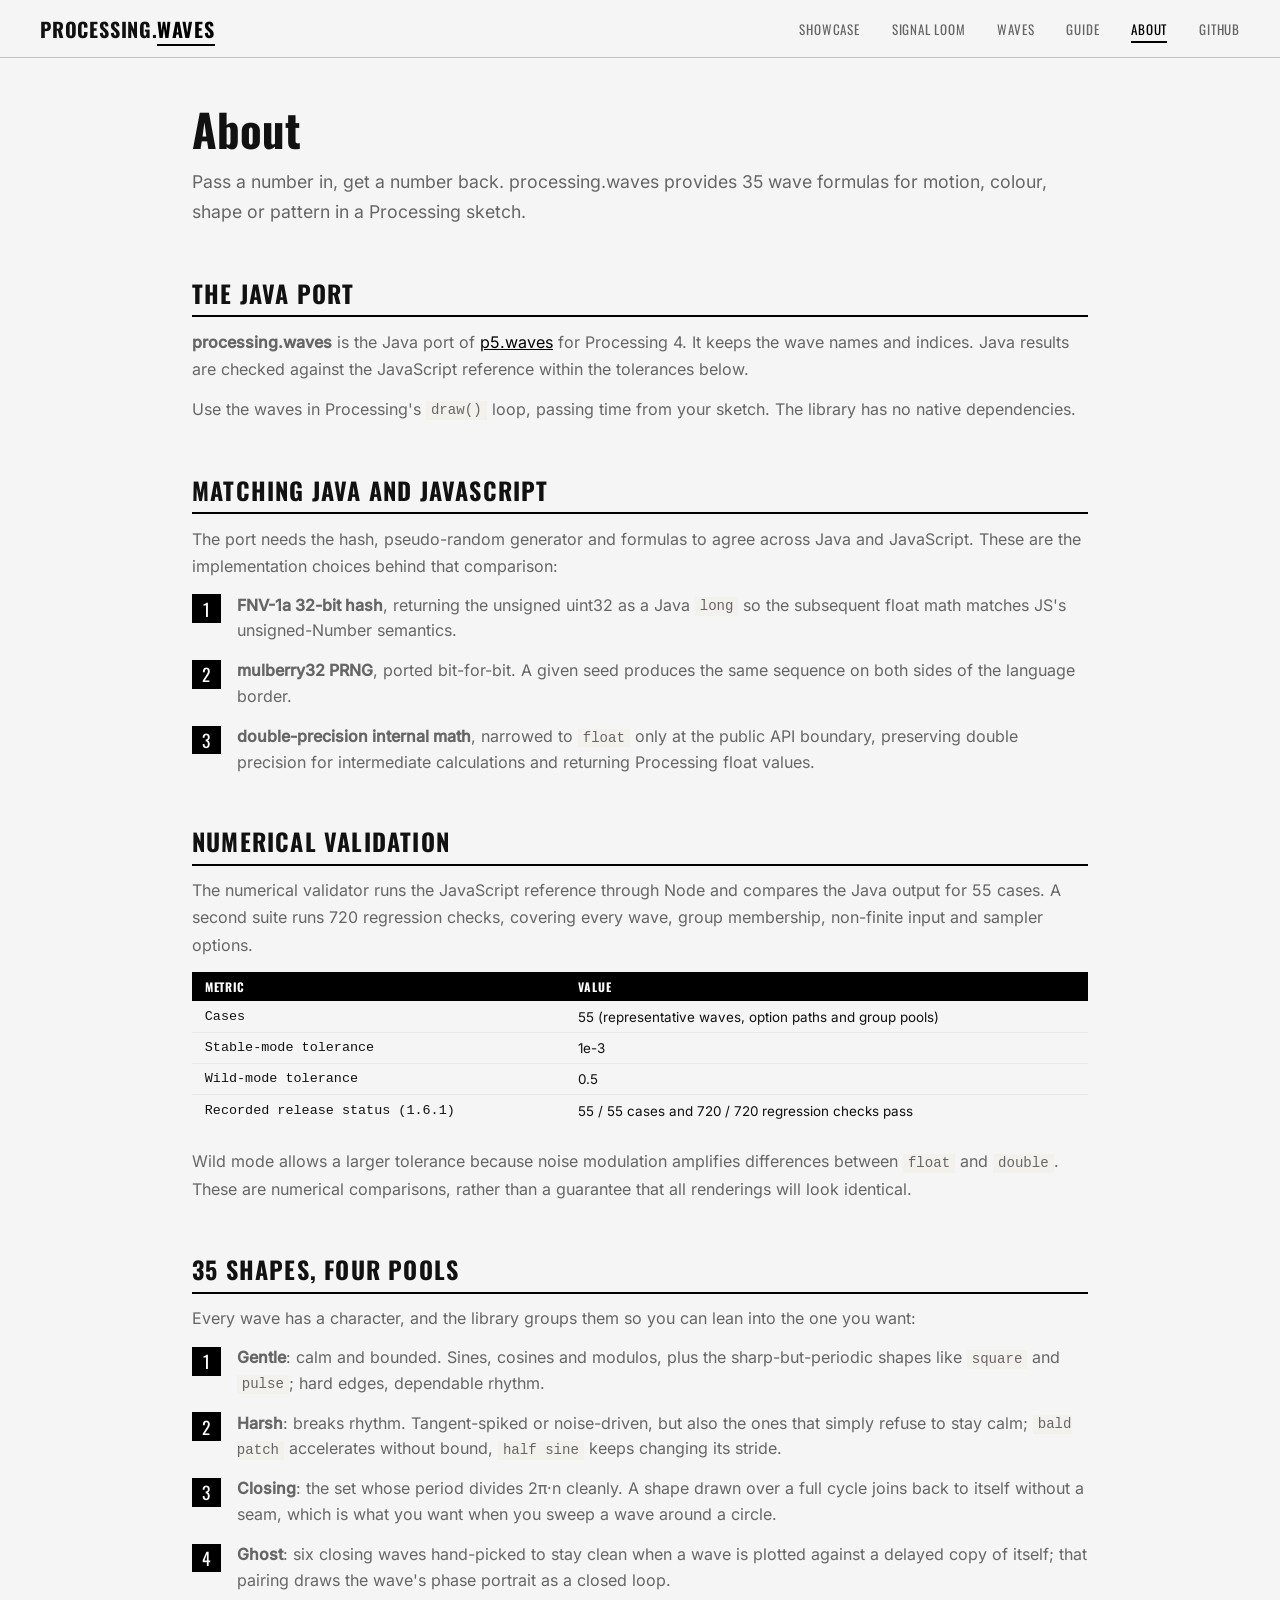
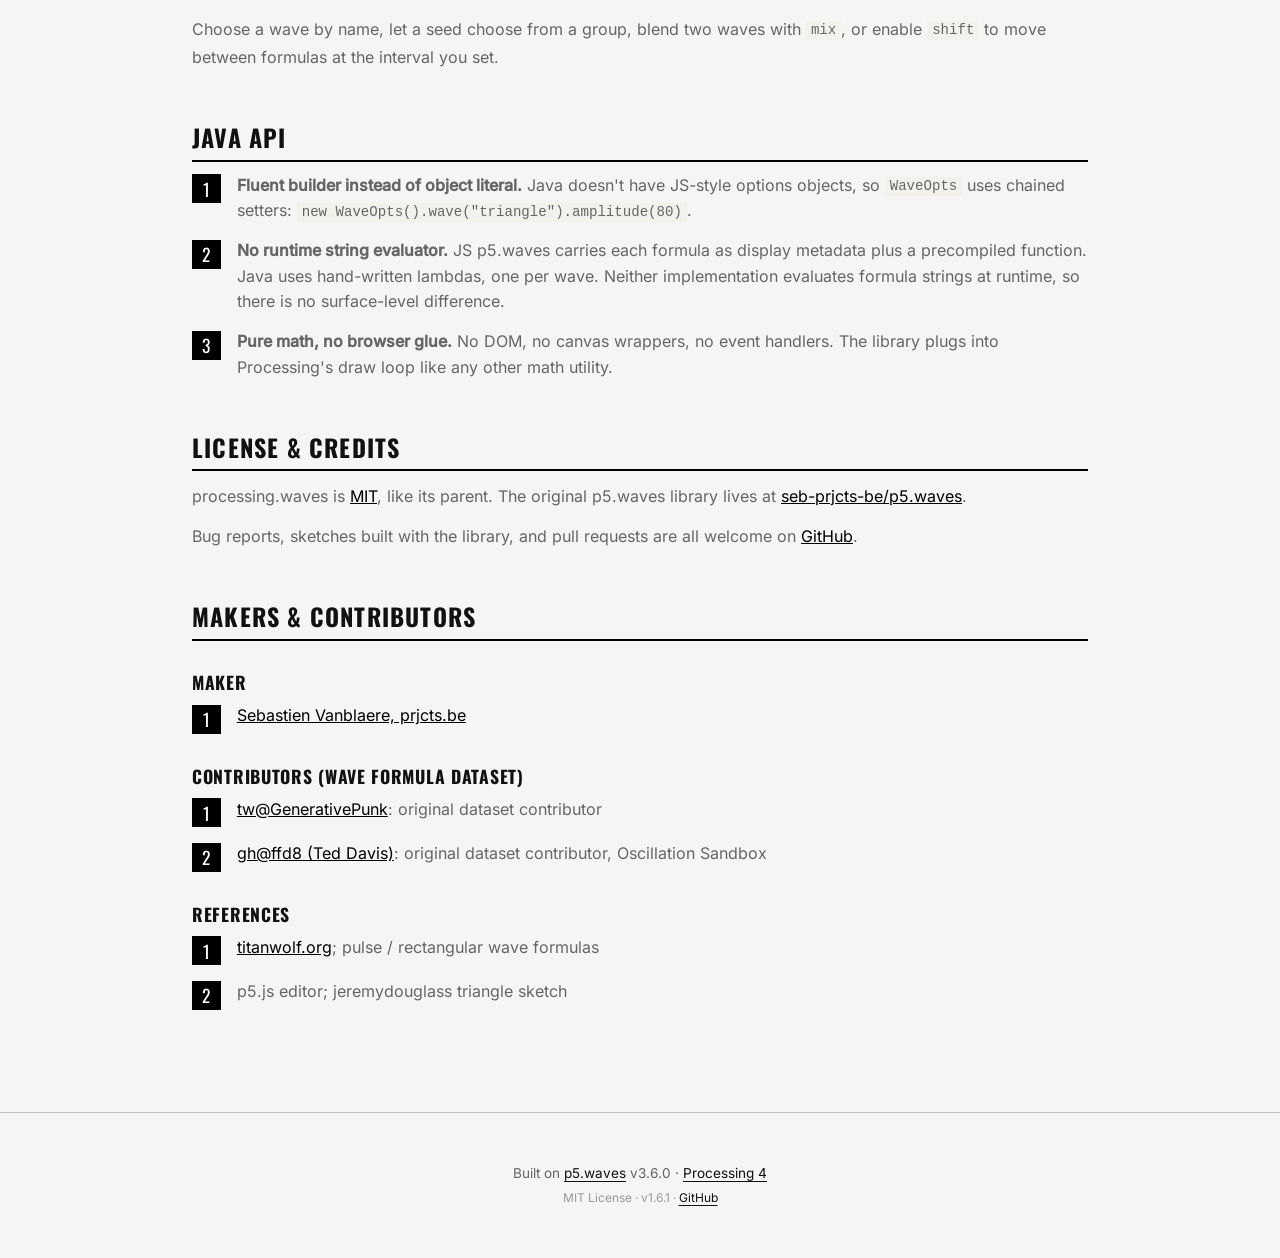
<file: docs/about.html>
<!DOCTYPE html>
<html lang="en">
<head>
  <meta charset="UTF-8">
  <meta name="viewport" content="width=device-width, initial-scale=1.0">
  <title>About - processing.waves</title>
  <meta name="description" content="The Java port of p5.waves, its numerical tests, API differences and contributors.">
  <link rel="stylesheet" href="style.css">
</head>
<body>

  <nav id="navbar">
    <div class="nav-logo"><a href="index.html" style="text-decoration:none;color:inherit;">processing.<span>waves</span></a></div>
    <button class="nav-hamburger" aria-label="Toggle menu" onclick="this.closest('nav').classList.toggle('nav-open')">
      <span></span><span></span><span></span>
    </button>
    <ul class="nav-links">
      <li><a href="index.html">Showcase</a></li>
      <li><a href="signal-loom.html">Signal Loom</a></li>
      <li><a href="waves.html">Waves</a></li>
      <li><a href="guide.html">Guide</a></li>
      <li><a href="about.html" class="active">About</a></li>
      <li><a href="https://github.com/seb-prjcts-be/processing.waves" target="_blank">GitHub</a></li>
    </ul>
  </nav>

  <main class="guide-wrap">
    <h1>About</h1>
    <p class="guide-intro">Pass a number in, get a number back. processing.waves provides 35 wave formulas for motion, colour, shape or pattern in a Processing sketch.</p>

    <h2>The Java port</h2>
    <p><strong>processing.waves</strong> is the Java port of <a href="https://github.com/seb-prjcts-be/p5.waves" target="_blank">p5.waves</a> for Processing 4. It keeps the wave names and indices. Java results are checked against the JavaScript reference within the tolerances below.</p>
    <p>Use the waves in Processing's <code>draw()</code> loop, passing time from your sketch. The library has no native dependencies.</p>

    <h2>Matching Java and JavaScript</h2>
    <p>The port needs the hash, pseudo-random generator and formulas to agree across Java and JavaScript. These are the implementation choices behind that comparison:</p>
    <ul class="step-list">
      <li><p><strong>FNV-1a 32-bit hash</strong>, returning the unsigned uint32 as a Java <code>long</code> so the subsequent float math matches JS's unsigned-Number semantics.</p></li>
      <li><p><strong>mulberry32 PRNG</strong>, ported bit-for-bit. A given seed produces the same sequence on both sides of the language border.</p></li>
      <li><p><strong>double-precision internal math</strong>, narrowed to <code>float</code> only at the public API boundary, preserving double precision for intermediate calculations and returning Processing float values.</p></li>
    </ul>

    <h2>Numerical validation</h2>
    <p>The numerical validator runs the JavaScript reference through Node and compares the Java output for 55 cases. A second suite runs 720 regression checks, covering every wave, group membership, non-finite input and sampler options.</p>
    <table class="opts-table">
      <thead><tr><th>Metric</th><th>Value</th></tr></thead>
      <tbody>
        <tr><td>Cases</td><td>55 (representative waves, option paths and group pools)</td></tr>
        <tr><td>Stable-mode tolerance</td><td>1e-3</td></tr>
        <tr><td>Wild-mode tolerance</td><td>0.5</td></tr>
        <tr><td>Recorded release status (1.6.1)</td><td>55 / 55 cases and 720 / 720 regression checks pass</td></tr>
      </tbody>
    </table>
    <p>Wild mode allows a larger tolerance because noise modulation amplifies differences between <code>float</code> and <code>double</code>. These are numerical comparisons, rather than a guarantee that all renderings will look identical.</p>

    <h2>35 shapes, four pools</h2>
    <p>Every wave has a character, and the library groups them so you can lean into the one you want:</p>
    <ul class="step-list">
      <li><p><strong>Gentle</strong>: calm and bounded. Sines, cosines and modulos, plus the sharp-but-periodic shapes like <code>square</code> and <code>pulse</code>; hard edges, dependable rhythm.</p></li>
      <li><p><strong>Harsh</strong>: breaks rhythm. Tangent-spiked or noise-driven, but also the ones that simply refuse to stay calm; <code>bald patch</code> accelerates without bound, <code>half sine</code> keeps changing its stride.</p></li>
      <li><p><strong>Closing</strong>: the set whose period divides 2&pi;&middot;n cleanly. A shape drawn over a full cycle joins back to itself without a seam, which is what you want when you sweep a wave around a circle.</p></li>
      <li><p><strong>Ghost</strong>: six closing waves hand-picked to stay clean when a wave is plotted against a delayed copy of itself; that pairing draws the wave's phase portrait as a closed loop.</p></li>
    </ul>
    <p>Choose a wave by name, let a seed choose from a group, blend two waves with <code>mix</code>, or enable <code>shift</code> to move between formulas at the interval you set.</p>

    <h2>Java API</h2>
    <ul class="step-list">
      <li><p><strong>Fluent builder instead of object literal.</strong> Java doesn't have JS-style options objects, so <code>WaveOpts</code> uses chained setters: <code>new WaveOpts().wave("triangle").amplitude(80)</code>.</p></li>
      <li><p><strong>No runtime string evaluator.</strong> JS p5.waves carries each formula as display metadata plus a precompiled function. Java uses hand-written lambdas, one per wave. Neither implementation evaluates formula strings at runtime, so there is no surface-level difference.</p></li>
      <li><p><strong>Pure math, no browser glue.</strong> No DOM, no canvas wrappers, no event handlers. The library plugs into Processing's draw loop like any other math utility.</p></li>
    </ul>

    <h2>License &amp; credits</h2>
    <p>processing.waves is <a href="https://github.com/seb-prjcts-be/processing.waves/blob/main/LICENSE" target="_blank">MIT</a>, like its parent. The original p5.waves library lives at <a href="https://github.com/seb-prjcts-be/p5.waves" target="_blank">seb-prjcts-be/p5.waves</a>.</p>
    <p>Bug reports, sketches built with the library, and pull requests are all welcome on <a href="https://github.com/seb-prjcts-be/processing.waves/issues" target="_blank">GitHub</a>.</p>

    <h2>Makers &amp; Contributors</h2>

    <h3>Maker</h3>
    <ul class="step-list">
      <li><p><a href="https://prjcts.be" target="_blank">Sebastien Vanblaere, prjcts.be</a></p></li>
    </ul>

    <h3>Contributors (wave formula dataset)</h3>
    <ul class="step-list">
      <li><p><a href="https://twitter.com/GenerativePunk" target="_blank">tw@GenerativePunk</a>: original dataset contributor</p></li>
      <li><p><a href="https://github.com/ffd8" target="_blank">gh@ffd8 (Ted Davis)</a>: original dataset contributor, Oscillation Sandbox</p></li>
    </ul>

    <h3>References</h3>
    <ul class="step-list">
      <li><p><a href="https://titanwolf.org" target="_blank">titanwolf.org</a>; pulse / rectangular wave formulas</p></li>
      <li><p>p5.js editor; jeremydouglass triangle sketch</p></li>
    </ul>
  </main>

  <footer>
    <p>Built on <a href="https://github.com/seb-prjcts-be/p5.waves" target="_blank">p5.waves</a> v3.6.0 &middot; <a href="https://processing.org" target="_blank">Processing 4</a></p>
    <p class="footer-sub">MIT License &middot; v1.6.1 &middot; <a href="https://github.com/seb-prjcts-be/processing.waves" target="_blank">GitHub</a></p>
  </footer>

</body>
</html>
</file>
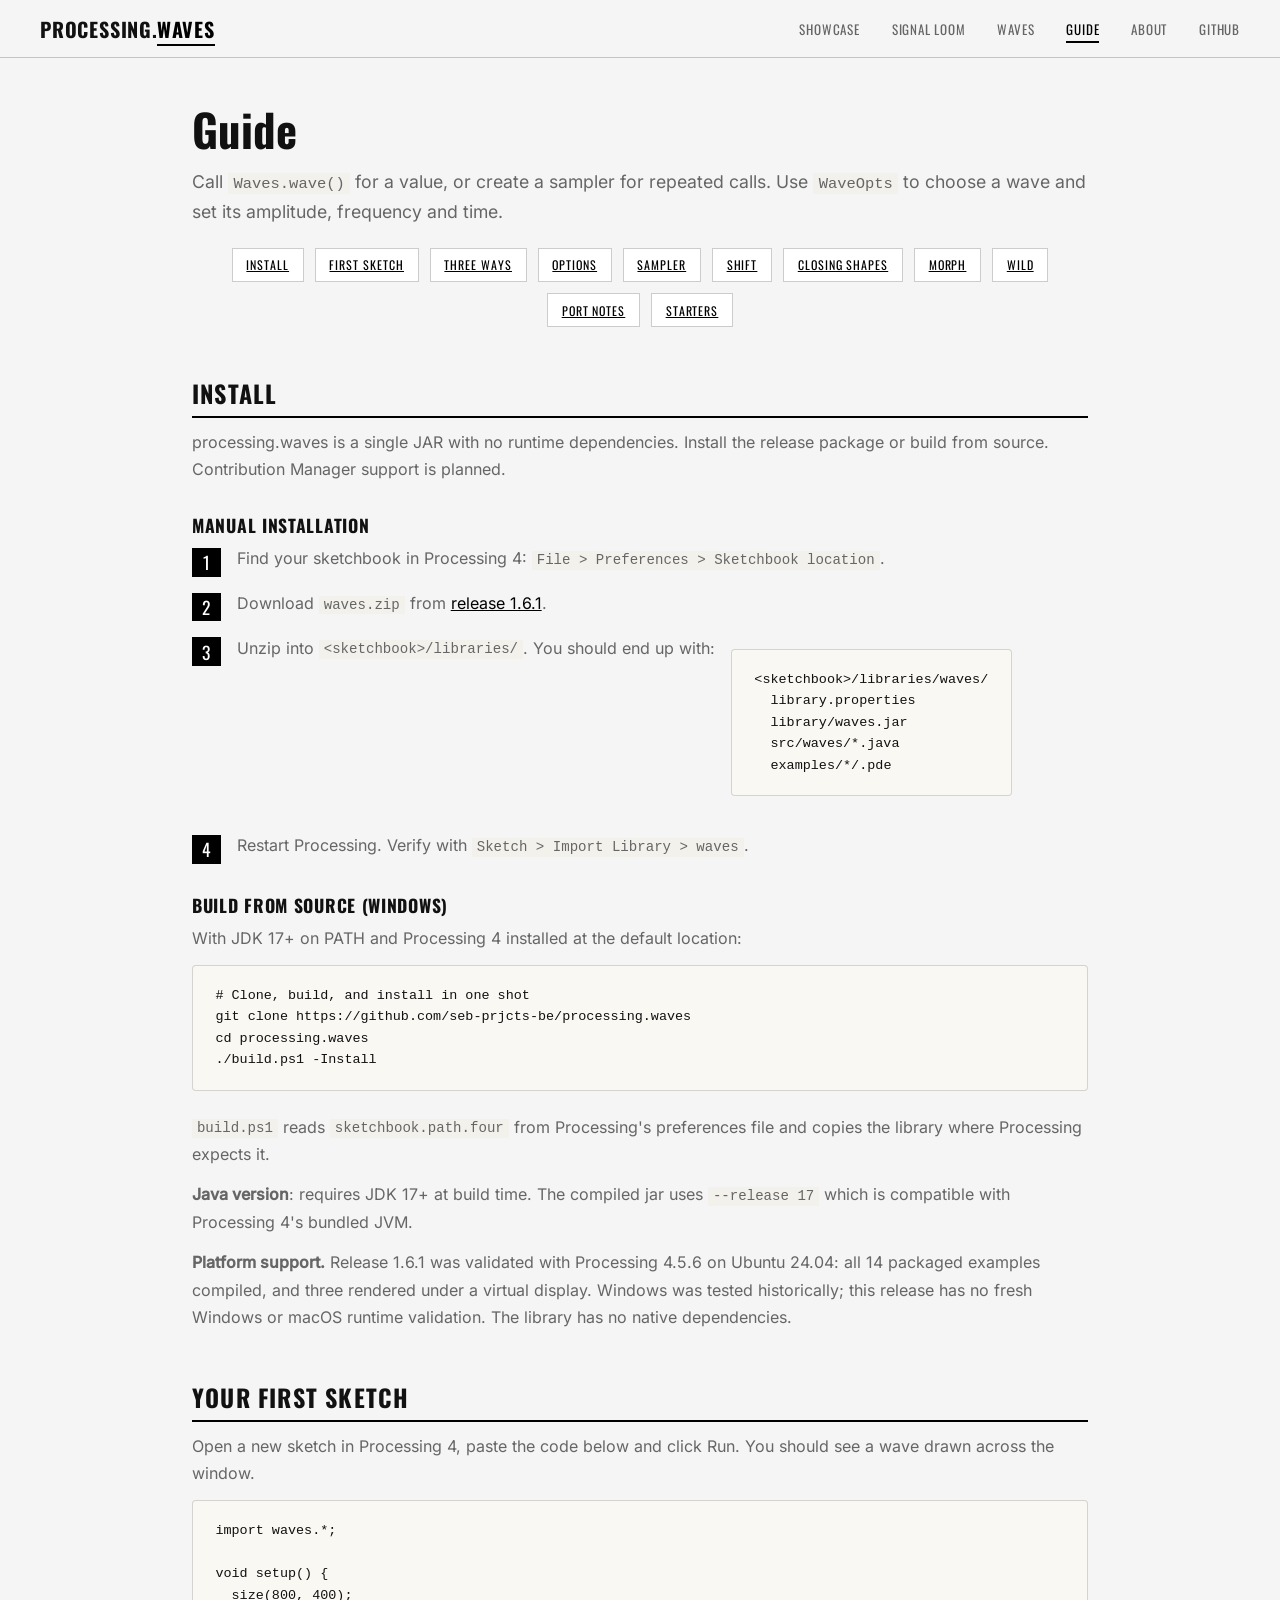
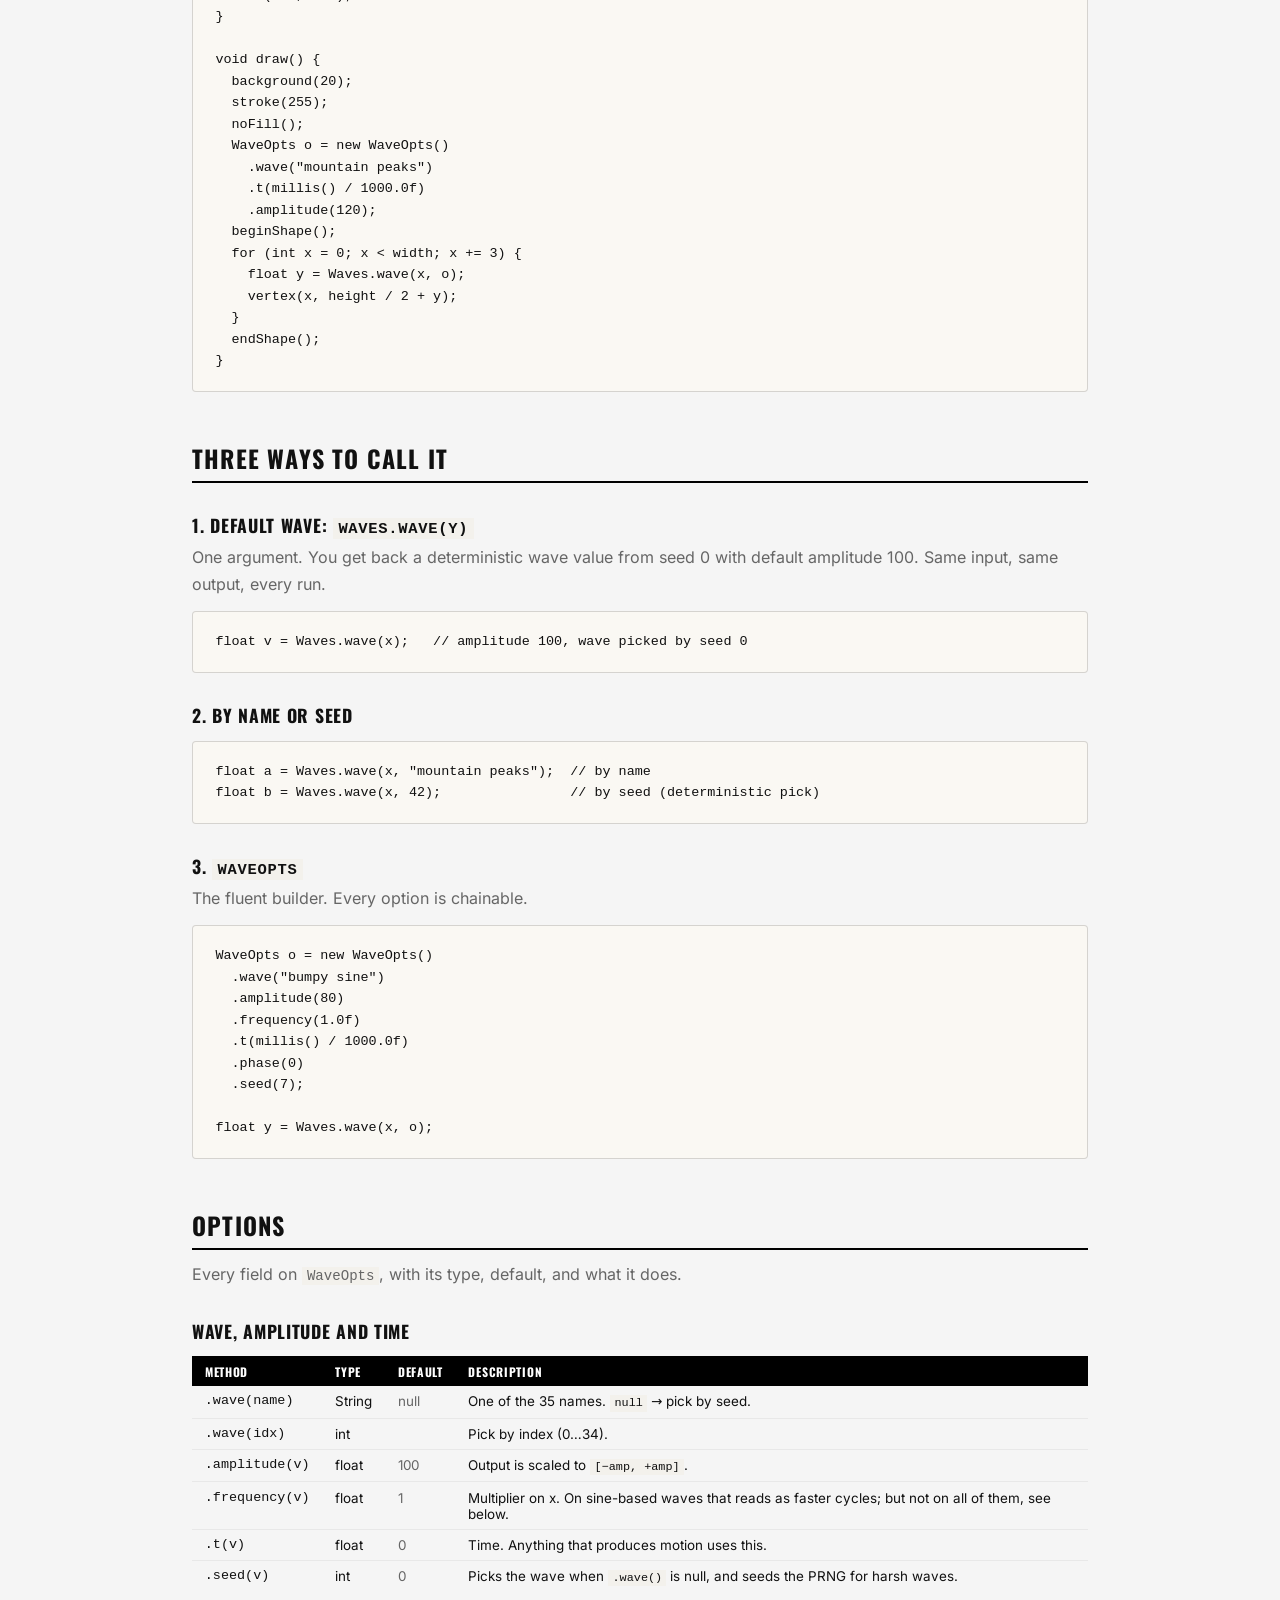
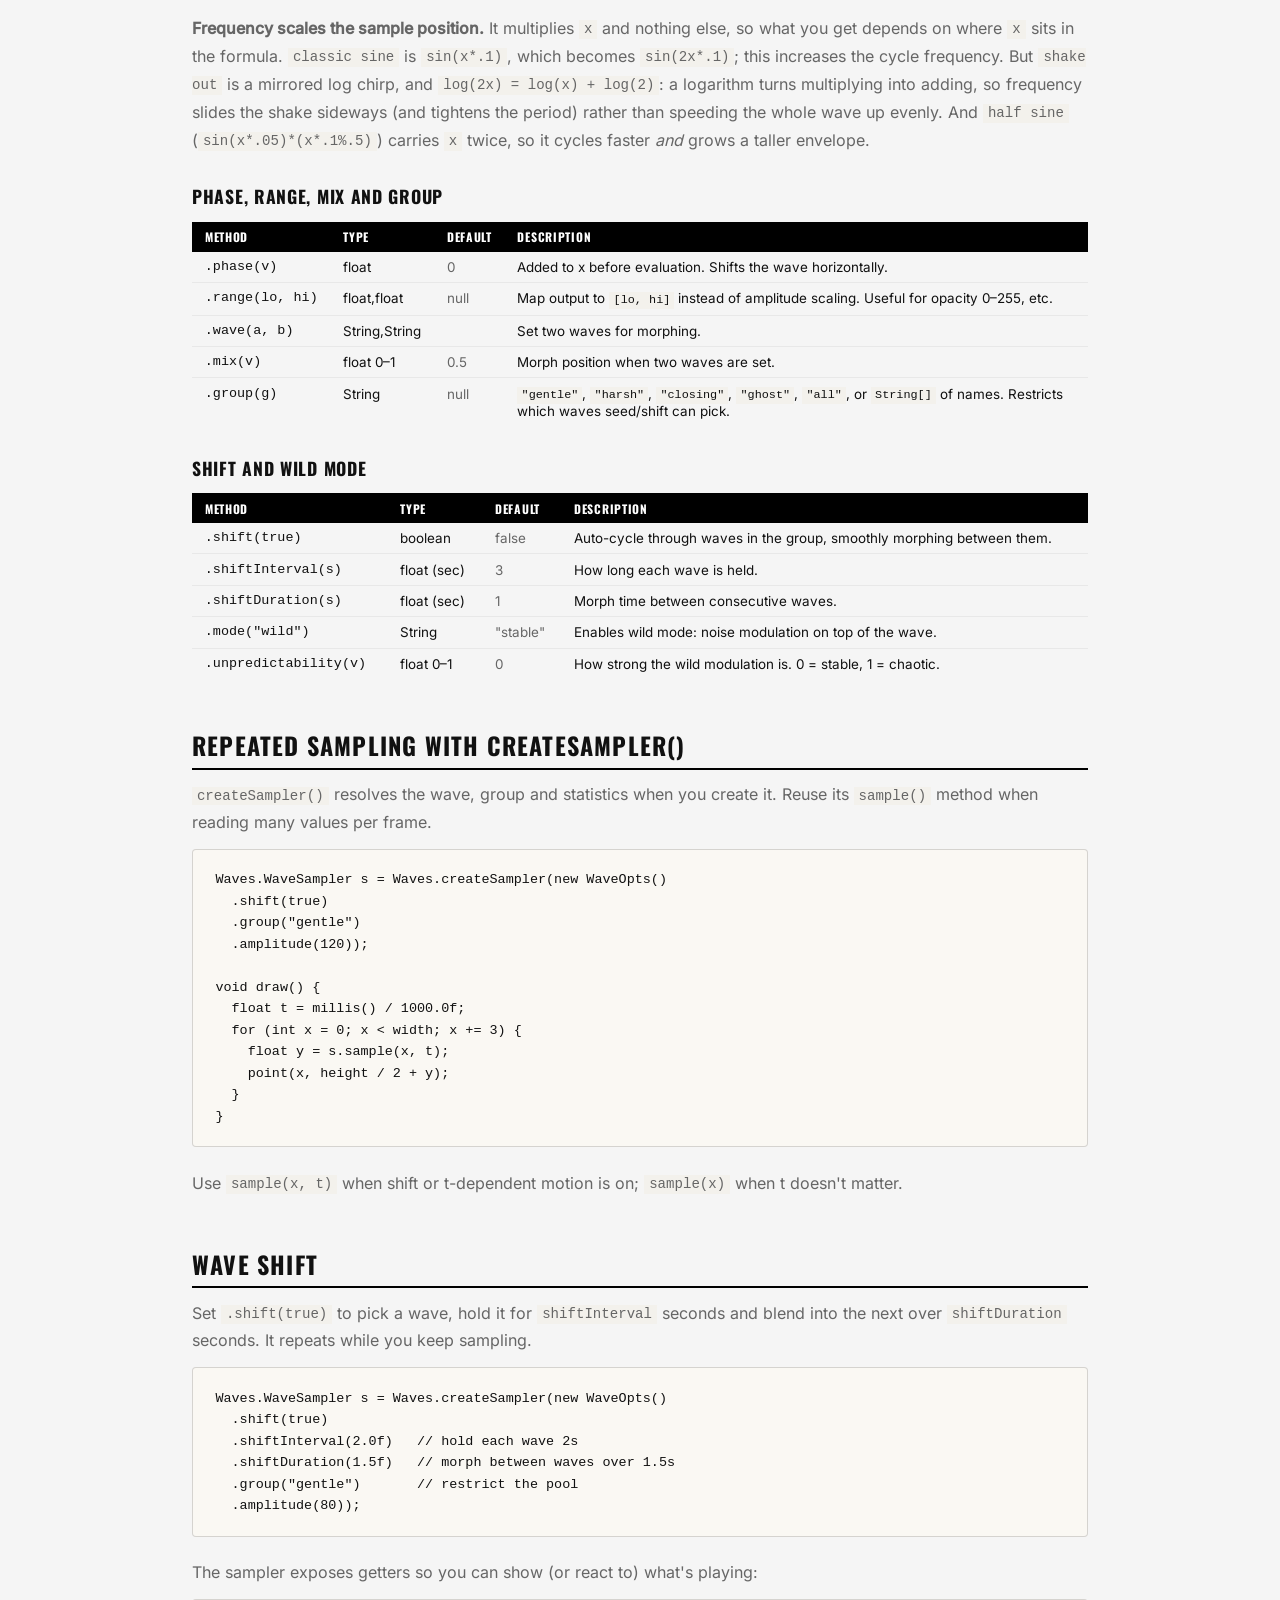
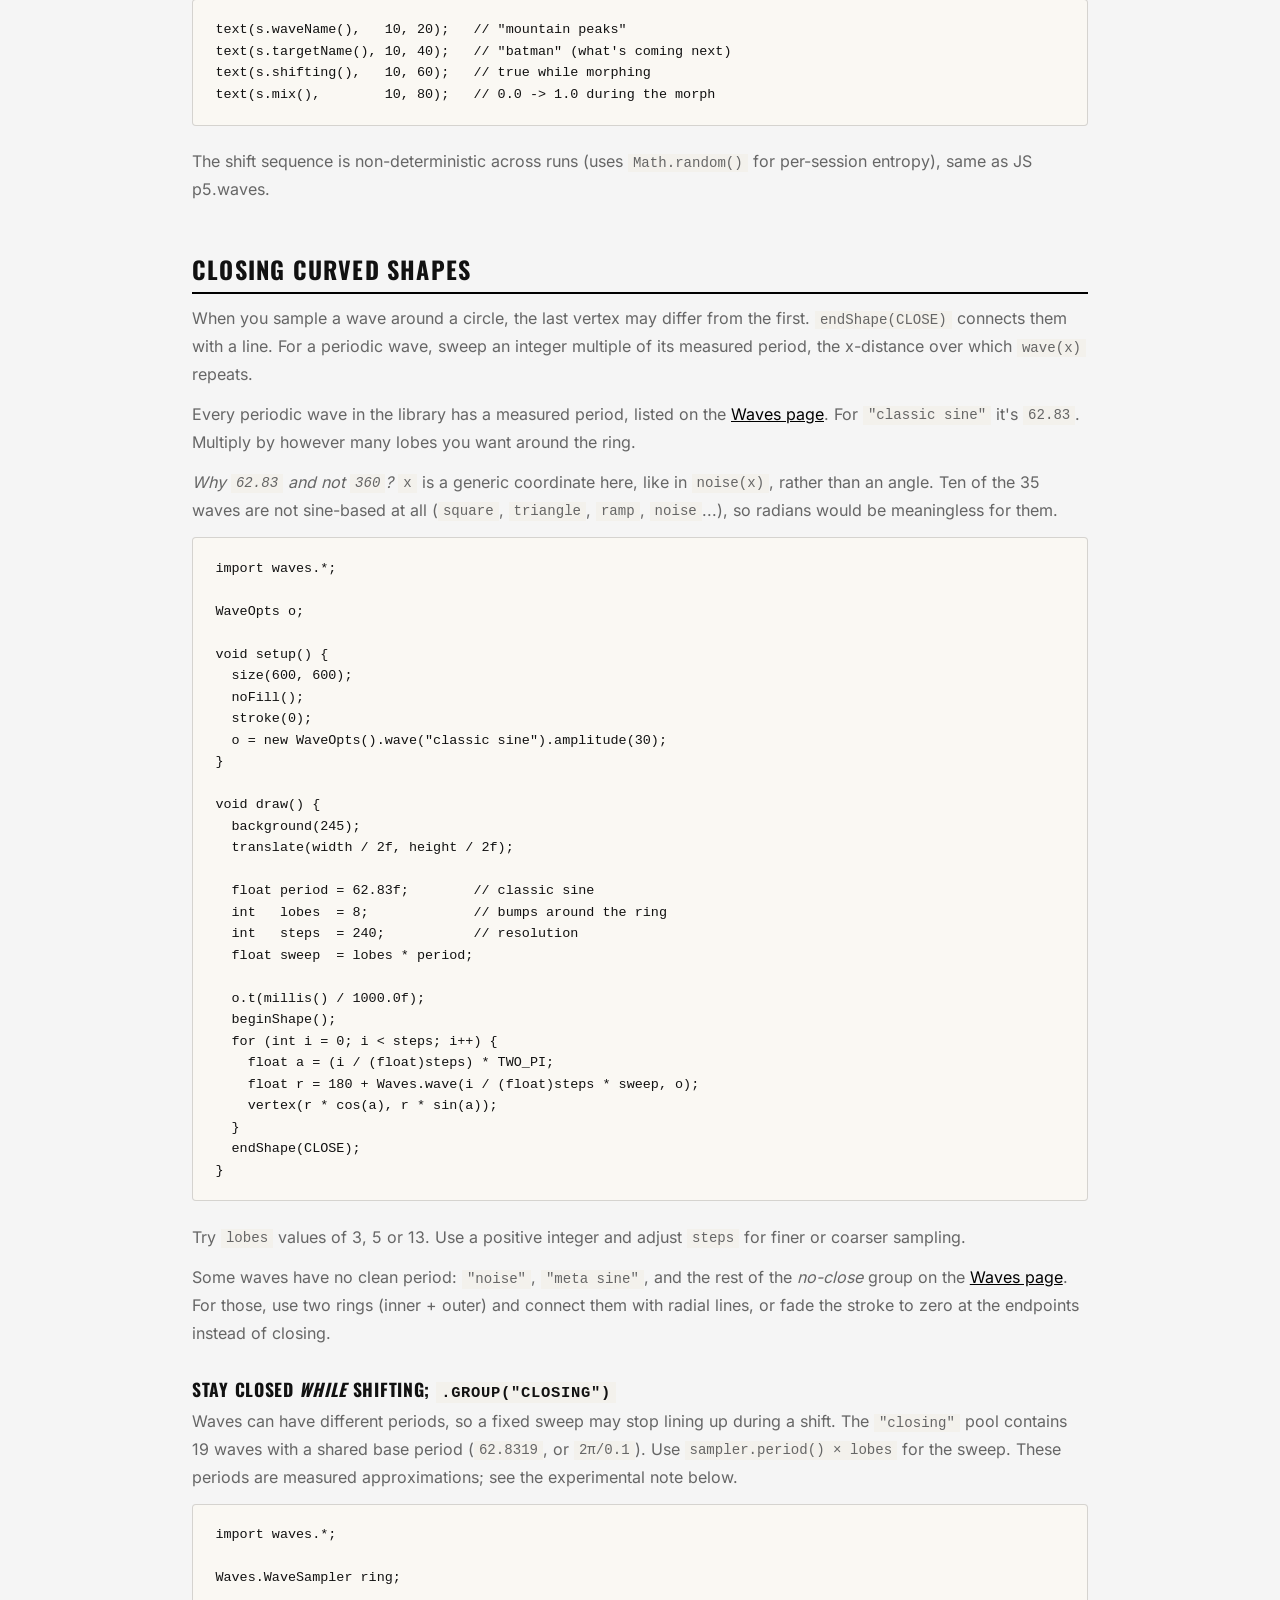
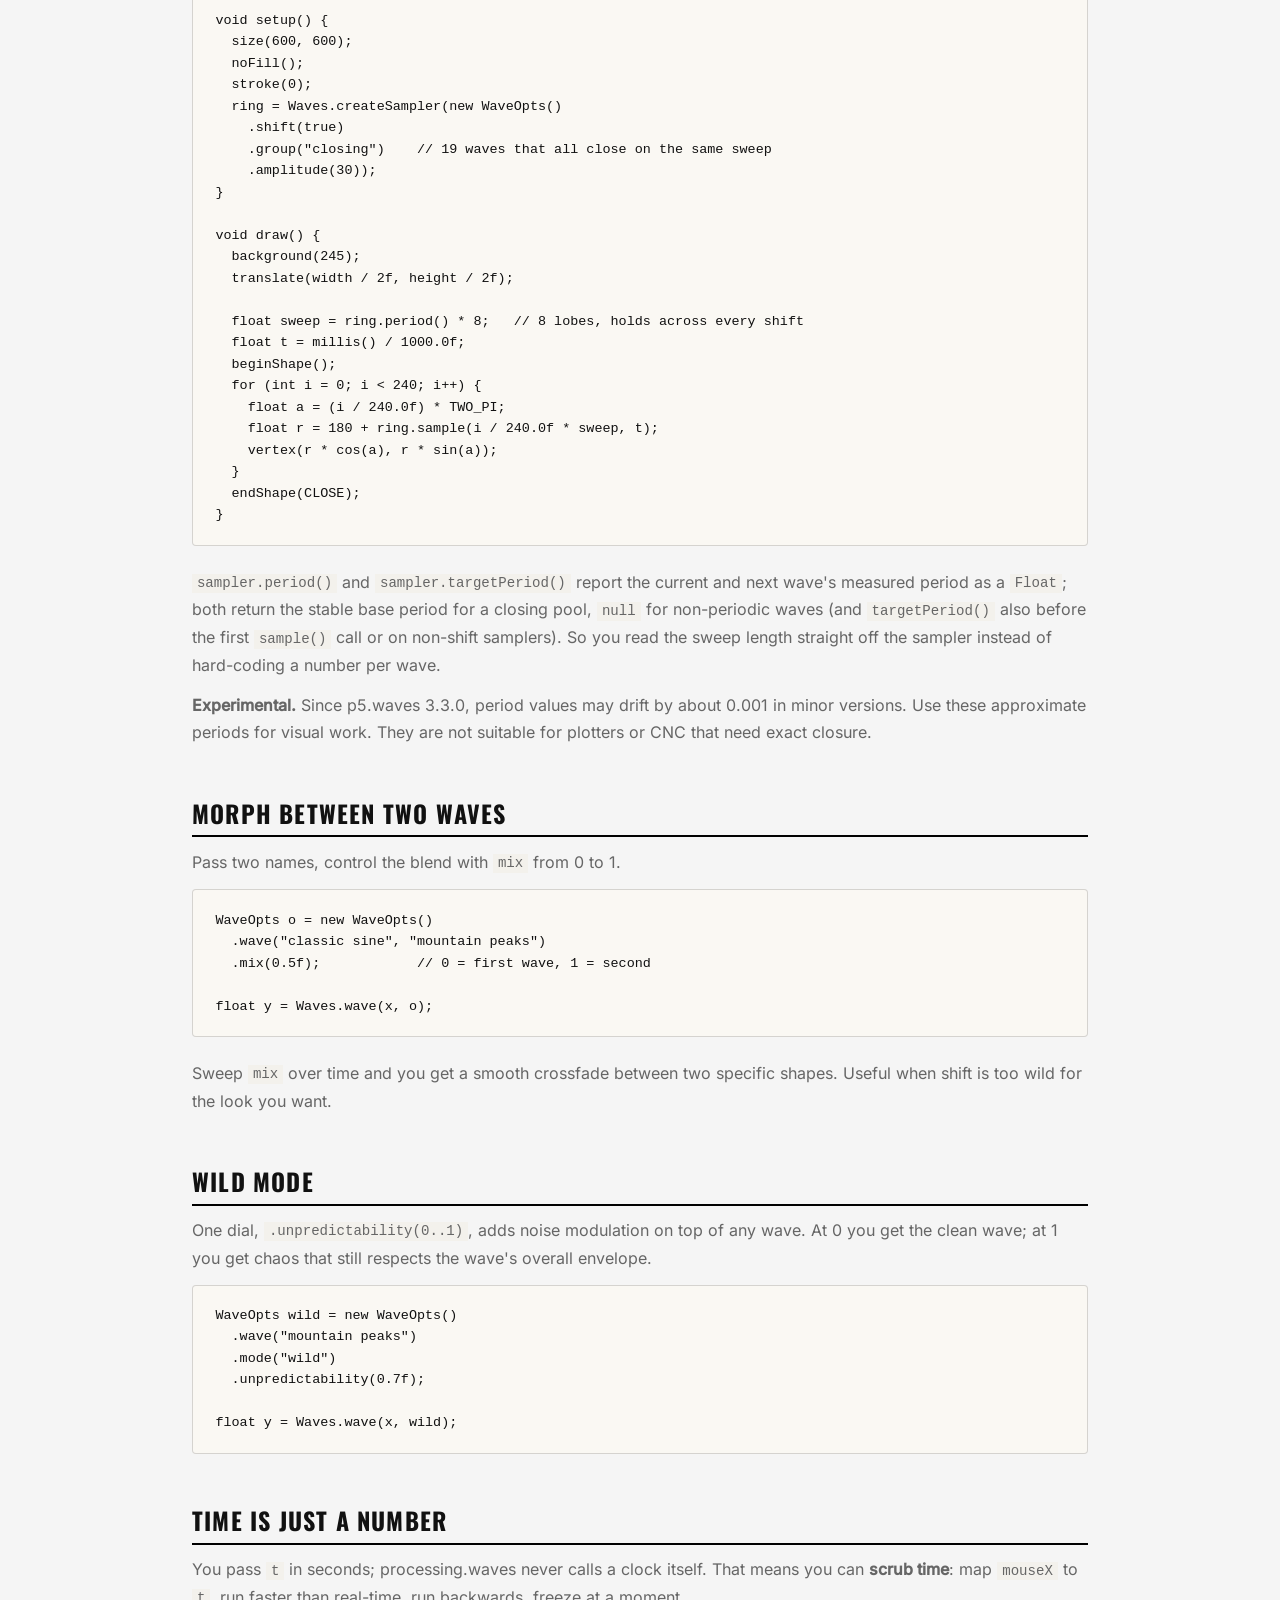
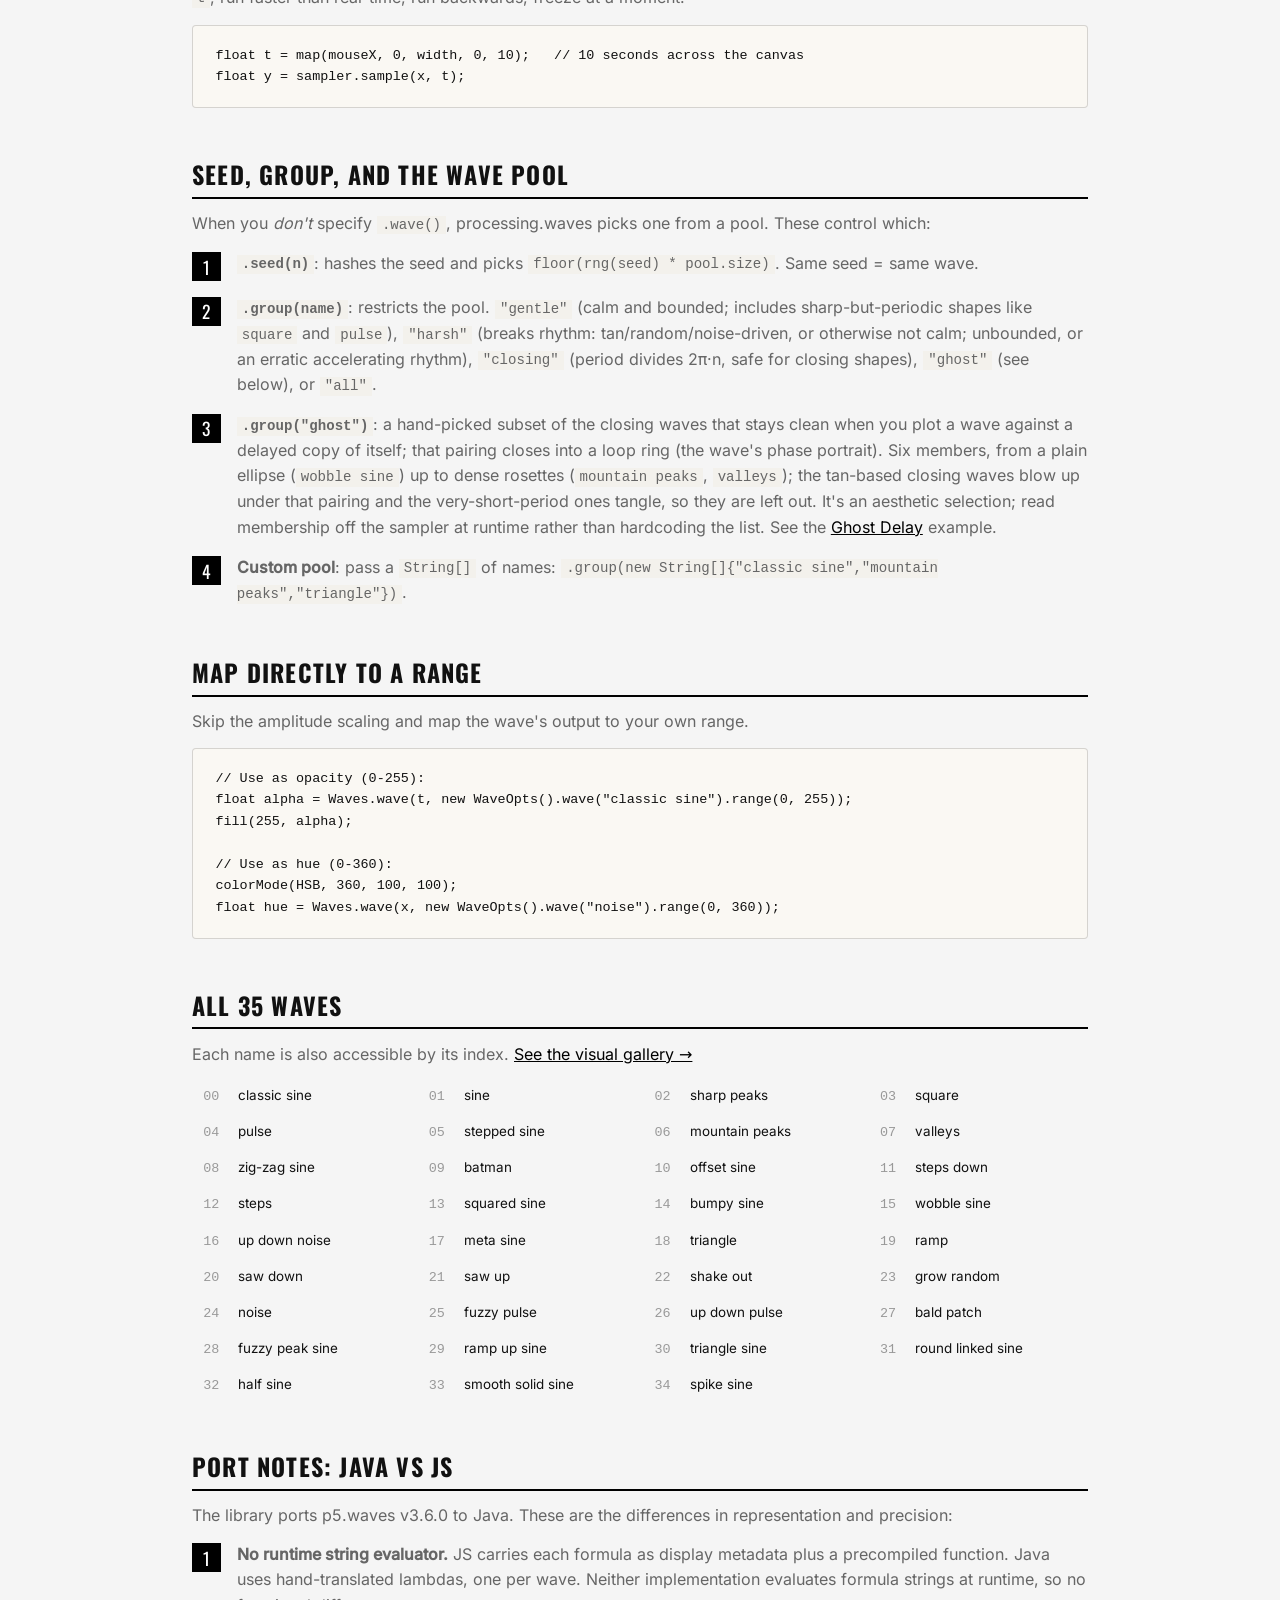
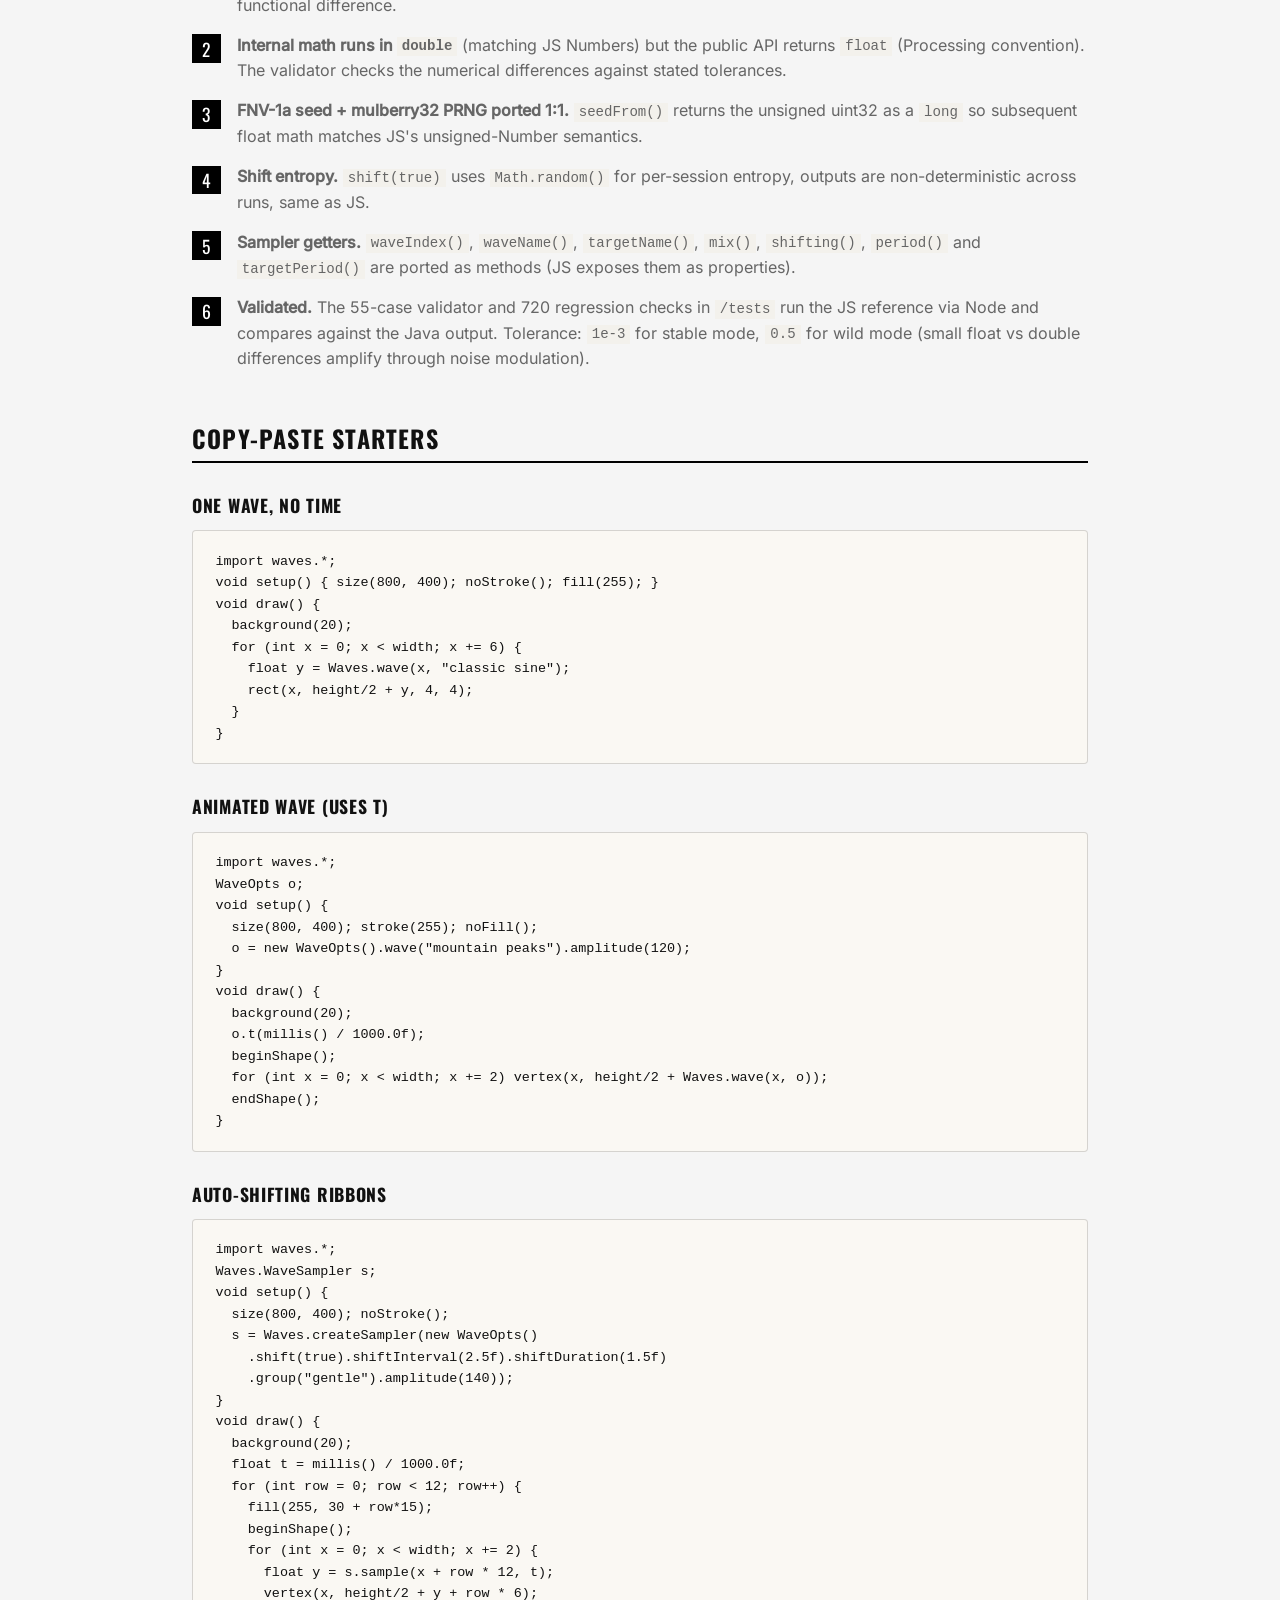
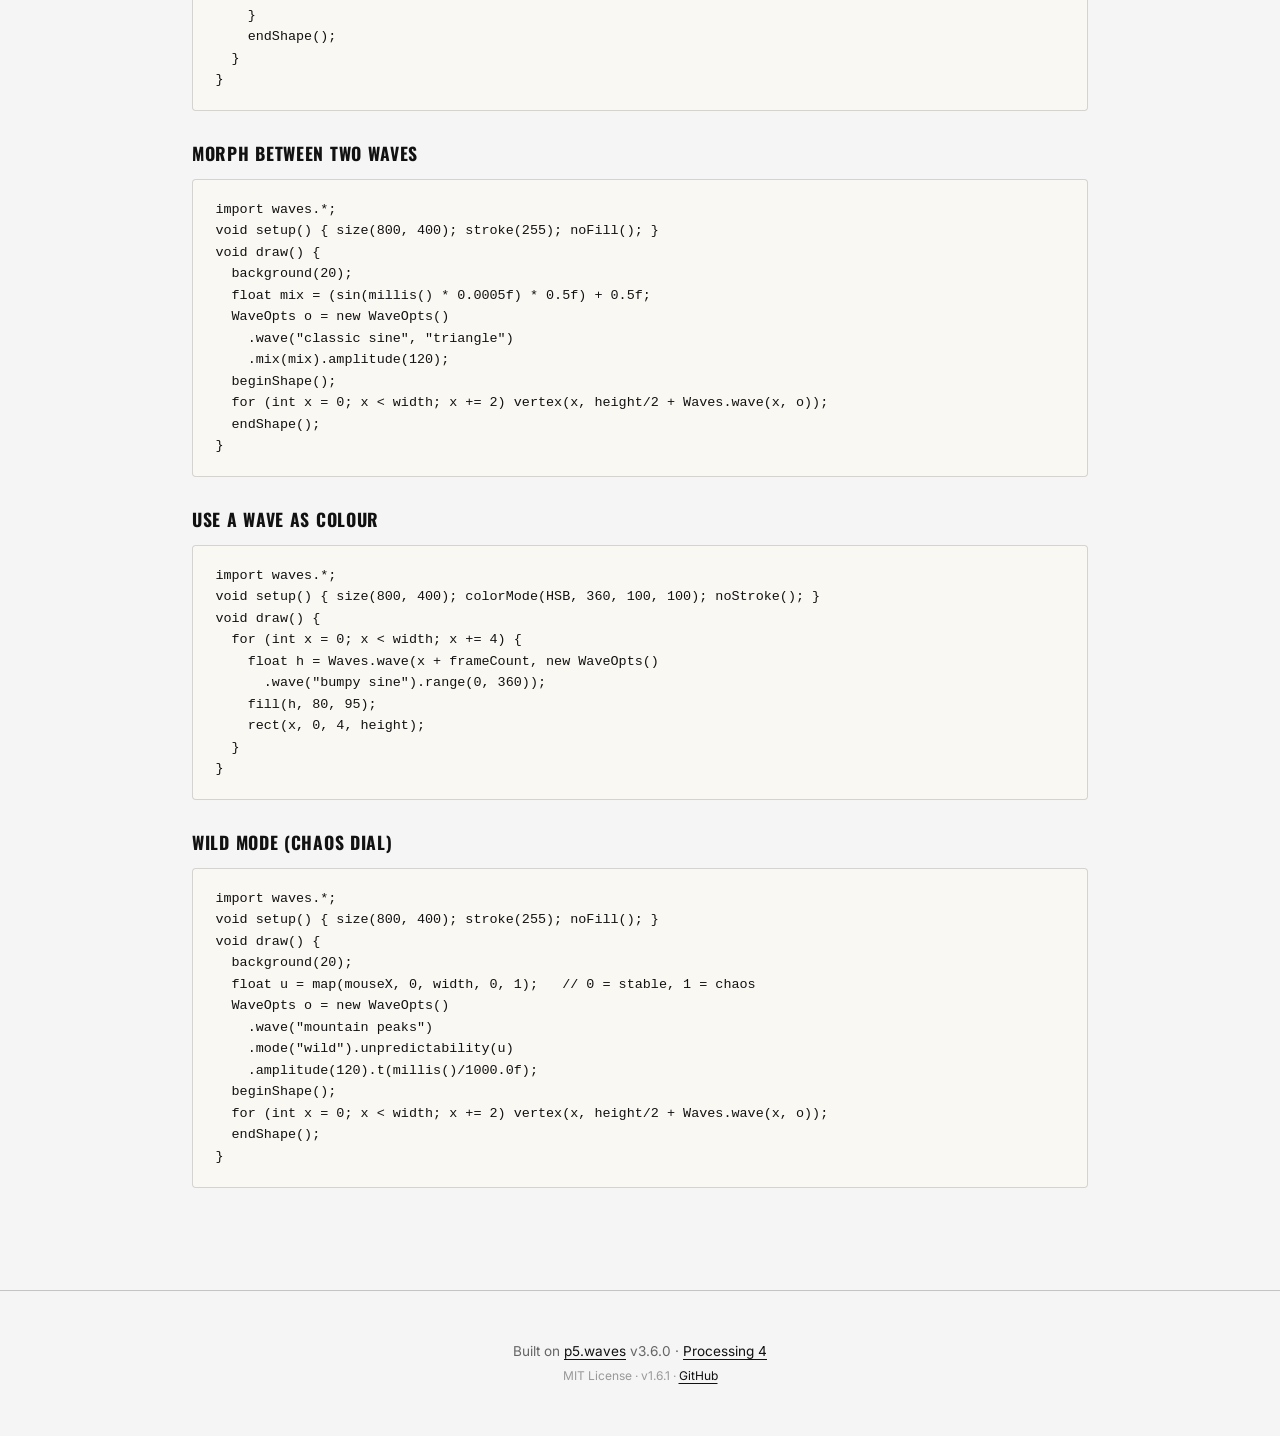
<file: docs/guide.html>
<!DOCTYPE html>
<html lang="en">
<head>
  <meta charset="UTF-8">
  <meta name="viewport" content="width=device-width, initial-scale=1.0">
  <title>Guide - processing.waves</title>
  <meta name="description" content="Install, API reference, port notes, and copy-paste starters for processing.waves.">
  <link rel="stylesheet" href="style.css">
</head>
<body>

  <nav id="navbar">
    <div class="nav-logo"><a href="index.html" style="text-decoration:none;color:inherit;">processing.<span>waves</span></a></div>
    <button class="nav-hamburger" aria-label="Toggle menu" onclick="this.closest('nav').classList.toggle('nav-open')">
      <span></span><span></span><span></span>
    </button>
    <ul class="nav-links">
      <li><a href="index.html">Showcase</a></li>
      <li><a href="signal-loom.html">Signal Loom</a></li>
      <li><a href="waves.html">Waves</a></li>
      <li><a href="guide.html" class="active">Guide</a></li>
      <li><a href="about.html">About</a></li>
      <li><a href="https://github.com/seb-prjcts-be/processing.waves" target="_blank">GitHub</a></li>
    </ul>
  </nav>

  <main class="guide-wrap">
    <h1>Guide</h1>
    <p class="guide-intro">Call <code>Waves.wave()</code> for a value, or create a sampler for repeated calls. Use <code>WaveOpts</code> to choose a wave and set its amplitude, frequency and time.</p>

    <div class="guide-quicklinks">
      <a class="guide-chip" href="#install">Install</a>
      <a class="guide-chip" href="#first">First sketch</a>
      <a class="guide-chip" href="#three-ways">Three ways</a>
      <a class="guide-chip" href="#options">Options</a>
      <a class="guide-chip" href="#sampler">Sampler</a>
      <a class="guide-chip" href="#shift">Shift</a>
      <a class="guide-chip" href="#closing">Closing shapes</a>
      <a class="guide-chip" href="#morph">Morph</a>
      <a class="guide-chip" href="#wild">Wild</a>
      <a class="guide-chip" href="#port-notes">Port notes</a>
      <a class="guide-chip" href="#starters">Starters</a>
    </div>

    <!-- ── INSTALL ── -->
    <h2 id="install">Install</h2>
    <p>processing.waves is a single JAR with no runtime dependencies. Install the release package or build from source. Contribution Manager support is planned.</p>

    <h3>Manual installation</h3>
    <ol class="step-list">
      <li><p>Find your sketchbook in Processing 4: <code>File &gt; Preferences &gt; Sketchbook location</code>.</p></li>
      <li><p>Download <code>waves.zip</code> from <a href="https://github.com/seb-prjcts-be/processing.waves/releases/tag/v1.6.1" target="_blank">release 1.6.1</a>.</p></li>
      <li><p>Unzip into <code>&lt;sketchbook&gt;/libraries/</code>. You should end up with:</p>
        <pre class="code-block">&lt;sketchbook&gt;/libraries/waves/
  library.properties
  library/waves.jar
  src/waves/*.java
  examples/*/<sketch>.pde</pre>
      </li>
      <li><p>Restart Processing. Verify with <code>Sketch &gt; Import Library &gt; waves</code>.</p></li>
    </ol>

    <h3>Build from source (Windows)</h3>
    <p>With JDK 17+ on PATH and Processing 4 installed at the default location:</p>
    <pre class="code-block"># Clone, build, and install in one shot
git clone https://github.com/seb-prjcts-be/processing.waves
cd processing.waves
./build.ps1 -Install</pre>
    <p><code>build.ps1</code> reads <code>sketchbook.path.four</code> from Processing's preferences file and copies the library where Processing expects it.</p>

    <p><strong>Java version</strong>: requires JDK 17+ at build time. The compiled jar uses <code>--release 17</code> which is compatible with Processing 4's bundled JVM.</p>

    <p><strong>Platform support.</strong> Release 1.6.1 was validated with Processing 4.5.6 on Ubuntu 24.04: all 14 packaged examples compiled, and three rendered under a virtual display. Windows was tested historically; this release has no fresh Windows or macOS runtime validation. The library has no native dependencies.</p>

    <!-- ── FIRST SKETCH ── -->
    <h2 id="first">Your first sketch</h2>
    <p>Open a new sketch in Processing 4, paste the code below and click Run. You should see a wave drawn across the window.</p>
    <pre class="code-block">import waves.*;

void setup() {
  size(800, 400);
}

void draw() {
  background(20);
  stroke(255);
  noFill();
  WaveOpts o = new WaveOpts()
    .wave("mountain peaks")
    .t(millis() / 1000.0f)
    .amplitude(120);
  beginShape();
  for (int x = 0; x &lt; width; x += 3) {
    float y = Waves.wave(x, o);
    vertex(x, height / 2 + y);
  }
  endShape();
}</pre>

    <!-- ── THREE WAYS ── -->
    <h2 id="three-ways">Three ways to call it</h2>

    <h3>1. Default wave: <code>Waves.wave(y)</code></h3>
    <p>One argument. You get back a deterministic wave value from seed 0 with default amplitude 100. Same input, same output, every run.</p>
    <pre class="code-block">float v = Waves.wave(x);   // amplitude 100, wave picked by seed 0</pre>

    <h3>2. By name or seed</h3>
    <pre class="code-block">float a = Waves.wave(x, "mountain peaks");  // by name
float b = Waves.wave(x, 42);                // by seed (deterministic pick)</pre>

    <h3>3. <code>WaveOpts</code></h3>
    <p>The fluent builder. Every option is chainable.</p>
    <pre class="code-block">WaveOpts o = new WaveOpts()
  .wave("bumpy sine")
  .amplitude(80)
  .frequency(1.0f)
  .t(millis() / 1000.0f)
  .phase(0)
  .seed(7);

float y = Waves.wave(x, o);</pre>

    <!-- ── OPTIONS TABLE ── -->
    <h2 id="options">Options</h2>
    <p>Every field on <code>WaveOpts</code>, with its type, default, and what it does.</p>

    <h3>Wave, amplitude and time</h3>
    <table class="opts-table">
      <thead><tr><th>Method</th><th>Type</th><th>Default</th><th>Description</th></tr></thead>
      <tbody>
        <tr><td>.wave(name)</td><td>String</td><td>null</td><td>One of the 35 names. <code>null</code> &rarr; pick by seed.</td></tr>
        <tr><td>.wave(idx)</td><td>int</td><td></td><td>Pick by index (0&hellip;34).</td></tr>
        <tr><td>.amplitude(v)</td><td>float</td><td>100</td><td>Output is scaled to <code>[&minus;amp, +amp]</code>.</td></tr>
        <tr><td>.frequency(v)</td><td>float</td><td>1</td><td>Multiplier on x. On sine-based waves that reads as faster cycles; but not on all of them, see below.</td></tr>
        <tr><td>.t(v)</td><td>float</td><td>0</td><td>Time. Anything that produces motion uses this.</td></tr>
        <tr><td>.seed(v)</td><td>int</td><td>0</td><td>Picks the wave when <code>.wave()</code> is null, and seeds the PRNG for harsh waves.</td></tr>
      </tbody>
    </table>

    <p><strong>Frequency scales the sample position.</strong> It multiplies <code>x</code> and nothing else, so what you get depends on where <code>x</code> sits in the formula. <code>classic sine</code> is <code>sin(x*.1)</code>, which becomes <code>sin(2x*.1)</code>; this increases the cycle frequency. But <code>shake out</code> is a mirrored log chirp, and <code>log(2x) = log(x) + log(2)</code>: a logarithm turns multiplying into adding, so frequency slides the shake sideways (and tightens the period) rather than speeding the whole wave up evenly. And <code>half sine</code> (<code>sin(x*.05)*(x*.1%.5)</code>) carries <code>x</code> twice, so it cycles faster <em>and</em> grows a taller envelope.</p>

    <h3>Phase, range, mix and group</h3>
    <table class="opts-table">
      <thead><tr><th>Method</th><th>Type</th><th>Default</th><th>Description</th></tr></thead>
      <tbody>
        <tr><td>.phase(v)</td><td>float</td><td>0</td><td>Added to x before evaluation. Shifts the wave horizontally.</td></tr>
        <tr><td>.range(lo, hi)</td><td>float,float</td><td>null</td><td>Map output to <code>[lo, hi]</code> instead of amplitude scaling. Useful for opacity 0&ndash;255, etc.</td></tr>
        <tr><td>.wave(a, b)</td><td>String,String</td><td></td><td>Set two waves for morphing.</td></tr>
        <tr><td>.mix(v)</td><td>float 0&ndash;1</td><td>0.5</td><td>Morph position when two waves are set.</td></tr>
        <tr><td>.group(g)</td><td>String</td><td>null</td><td><code>"gentle"</code>, <code>"harsh"</code>, <code>"closing"</code>, <code>"ghost"</code>, <code>"all"</code>, or <code>String[]</code> of names. Restricts which waves seed/shift can pick.</td></tr>
      </tbody>
    </table>

    <h3>Shift and wild mode</h3>
    <table class="opts-table">
      <thead><tr><th>Method</th><th>Type</th><th>Default</th><th>Description</th></tr></thead>
      <tbody>
        <tr><td>.shift(true)</td><td>boolean</td><td>false</td><td>Auto-cycle through waves in the group, smoothly morphing between them.</td></tr>
        <tr><td>.shiftInterval(s)</td><td>float (sec)</td><td>3</td><td>How long each wave is held.</td></tr>
        <tr><td>.shiftDuration(s)</td><td>float (sec)</td><td>1</td><td>Morph time between consecutive waves.</td></tr>
        <tr><td>.mode("wild")</td><td>String</td><td>"stable"</td><td>Enables wild mode: noise modulation on top of the wave.</td></tr>
        <tr><td>.unpredictability(v)</td><td>float 0&ndash;1</td><td>0</td><td>How strong the wild modulation is. 0 = stable, 1 = chaotic.</td></tr>
      </tbody>
    </table>

    <!-- ── SAMPLER ── -->
    <h2 id="sampler">Repeated sampling with createSampler()</h2>
    <p><code>createSampler()</code> resolves the wave, group and statistics when you create it. Reuse its <code>sample()</code> method when reading many values per frame.</p>
    <pre class="code-block">Waves.WaveSampler s = Waves.createSampler(new WaveOpts()
  .shift(true)
  .group("gentle")
  .amplitude(120));

void draw() {
  float t = millis() / 1000.0f;
  for (int x = 0; x &lt; width; x += 3) {
    float y = s.sample(x, t);
    point(x, height / 2 + y);
  }
}</pre>
    <p>Use <code>sample(x, t)</code> when shift or t-dependent motion is on; <code>sample(x)</code> when t doesn't matter.</p>

    <!-- ── SHIFT ── -->
    <h2 id="shift">Wave Shift</h2>
    <p>Set <code>.shift(true)</code> to pick a wave, hold it for <code>shiftInterval</code> seconds and blend into the next over <code>shiftDuration</code> seconds. It repeats while you keep sampling.</p>
    <pre class="code-block">Waves.WaveSampler s = Waves.createSampler(new WaveOpts()
  .shift(true)
  .shiftInterval(2.0f)   // hold each wave 2s
  .shiftDuration(1.5f)   // morph between waves over 1.5s
  .group("gentle")       // restrict the pool
  .amplitude(80));</pre>
    <p>The sampler exposes getters so you can show (or react to) what's playing:</p>
    <pre class="code-block">text(s.waveName(),   10, 20);   // "mountain peaks"
text(s.targetName(), 10, 40);   // "batman" (what's coming next)
text(s.shifting(),   10, 60);   // true while morphing
text(s.mix(),        10, 80);   // 0.0 -&gt; 1.0 during the morph</pre>
    <p>The shift sequence is non-deterministic across runs (uses <code>Math.random()</code> for per-session entropy), same as JS p5.waves.</p>

    <!-- ── CLOSING SHAPES ── -->
    <h2 id="closing">Closing curved shapes</h2>
    <p>When you sample a wave around a circle, the last vertex may differ from the first. <code>endShape(CLOSE)</code> connects them with a line. For a periodic wave, sweep an integer multiple of its measured period, the x-distance over which <code>wave(x)</code> repeats.</p>
    <p>Every periodic wave in the library has a measured period, listed on the <a href="waves.html#periodicity">Waves page</a>. For <code>"classic sine"</code> it's <code>62.83</code>. Multiply by however many lobes you want around the ring.</p>
    <p><em>Why <code>62.83</code> and not <code>360</code>?</em> <code>x</code> is a generic coordinate here, like in <code>noise(x)</code>, rather than an angle. Ten of the 35 waves are not sine-based at all (<code>square</code>, <code>triangle</code>, <code>ramp</code>, <code>noise</code>...), so radians would be meaningless for them.</p>
    <pre class="code-block">import waves.*;

WaveOpts o;

void setup() {
  size(600, 600);
  noFill();
  stroke(0);
  o = new WaveOpts().wave("classic sine").amplitude(30);
}

void draw() {
  background(245);
  translate(width / 2f, height / 2f);

  float period = 62.83f;        // classic sine
  int   lobes  = 8;             // bumps around the ring
  int   steps  = 240;           // resolution
  float sweep  = lobes * period;

  o.t(millis() / 1000.0f);
  beginShape();
  for (int i = 0; i &lt; steps; i++) {
    float a = (i / (float)steps) * TWO_PI;
    float r = 180 + Waves.wave(i / (float)steps * sweep, o);
    vertex(r * cos(a), r * sin(a));
  }
  endShape(CLOSE);
}</pre>
    <p>Try <code>lobes</code> values of 3, 5 or 13. Use a positive integer and adjust <code>steps</code> for finer or coarser sampling.</p>
    <p>Some waves have no clean period: <code>"noise"</code>, <code>"meta sine"</code>, and the rest of the <em>no-close</em> group on the <a href="waves.html#periodicity">Waves page</a>. For those, use two rings (inner + outer) and connect them with radial lines, or fade the stroke to zero at the endpoints instead of closing.</p>

    <h3>Stay closed <em>while</em> shifting; <code>.group("closing")</code></h3>
    <p>Waves can have different periods, so a fixed sweep may stop lining up during a shift. The <code>"closing"</code> pool contains 19 waves with a shared base period (<code>62.8319</code>, or <code>2&pi;/0.1</code>). Use <code>sampler.period() &times; lobes</code> for the sweep. These periods are measured approximations; see the experimental note below.</p>
    <pre class="code-block">import waves.*;

Waves.WaveSampler ring;

void setup() {
  size(600, 600);
  noFill();
  stroke(0);
  ring = Waves.createSampler(new WaveOpts()
    .shift(true)
    .group("closing")    // 19 waves that all close on the same sweep
    .amplitude(30));
}

void draw() {
  background(245);
  translate(width / 2f, height / 2f);

  float sweep = ring.period() * 8;   // 8 lobes, holds across every shift
  float t = millis() / 1000.0f;
  beginShape();
  for (int i = 0; i &lt; 240; i++) {
    float a = (i / 240.0f) * TWO_PI;
    float r = 180 + ring.sample(i / 240.0f * sweep, t);
    vertex(r * cos(a), r * sin(a));
  }
  endShape(CLOSE);
}</pre>
    <p><code>sampler.period()</code> and <code>sampler.targetPeriod()</code> report the current and next wave's measured period as a <code>Float</code>; both return the stable base period for a closing pool, <code>null</code> for non-periodic waves (and <code>targetPeriod()</code> also before the first <code>sample()</code> call or on non-shift samplers). So you read the sweep length straight off the sampler instead of hard-coding a number per wave.</p>
    <p><strong>Experimental.</strong> Since p5.waves 3.3.0, period values may drift by about 0.001 in minor versions. Use these approximate periods for visual work. They are not suitable for plotters or CNC that need exact closure.</p>

    <!-- ── MORPH ── -->
    <h2 id="morph">Morph between two waves</h2>
    <p>Pass two names, control the blend with <code>mix</code> from 0 to 1.</p>
    <pre class="code-block">WaveOpts o = new WaveOpts()
  .wave("classic sine", "mountain peaks")
  .mix(0.5f);            // 0 = first wave, 1 = second

float y = Waves.wave(x, o);</pre>
    <p>Sweep <code>mix</code> over time and you get a smooth crossfade between two specific shapes. Useful when shift is too wild for the look you want.</p>

    <!-- ── WILD ── -->
    <h2 id="wild">Wild mode</h2>
    <p>One dial, <code>.unpredictability(0..1)</code>, adds noise modulation on top of any wave. At 0 you get the clean wave; at 1 you get chaos that still respects the wave's overall envelope.</p>
    <pre class="code-block">WaveOpts wild = new WaveOpts()
  .wave("mountain peaks")
  .mode("wild")
  .unpredictability(0.7f);

float y = Waves.wave(x, wild);</pre>

    <!-- ── TIME ── -->
    <h2 id="time">Time is just a number</h2>
    <p>You pass <code>t</code> in seconds; processing.waves never calls a clock itself. That means you can <strong>scrub time</strong>: map <code>mouseX</code> to <code>t</code>, run faster than real-time, run backwards, freeze at a moment.</p>
    <pre class="code-block">float t = map(mouseX, 0, width, 0, 10);   // 10 seconds across the canvas
float y = sampler.sample(x, t);</pre>

    <!-- ── SEED vs GROUP ── -->
    <h2 id="seed">Seed, group, and the wave pool</h2>
    <p>When you <em>don't</em> specify <code>.wave()</code>, processing.waves picks one from a pool. These control which:</p>
    <ul class="step-list">
      <li><p><strong><code>.seed(n)</code></strong>: hashes the seed and picks <code>floor(rng(seed) * pool.size)</code>. Same seed = same wave.</p></li>
      <li><p><strong><code>.group(name)</code></strong>: restricts the pool. <code>"gentle"</code> (calm and bounded; includes sharp-but-periodic shapes like <code>square</code> and <code>pulse</code>), <code>"harsh"</code> (breaks rhythm: tan/random/noise-driven, or otherwise not calm; unbounded, or an erratic accelerating rhythm), <code>"closing"</code> (period divides 2&pi;&middot;n, safe for closing shapes), <code>"ghost"</code> (see below), or <code>"all"</code>.</p></li>
      <li><p><strong><code>.group("ghost")</code></strong>: a hand-picked subset of the closing waves that stays clean when you plot a wave against a delayed copy of itself; that pairing closes into a loop ring (the wave's phase portrait). Six members, from a plain ellipse (<code>wobble sine</code>) up to dense rosettes (<code>mountain peaks</code>, <code>valleys</code>); the tan-based closing waves blow up under that pairing and the very-short-period ones tangle, so they are left out. It's an aesthetic selection; read membership off the sampler at runtime rather than hardcoding the list. See the <a href="examples.html#ghost-delay">Ghost Delay</a> example.</p></li>
      <li><p><strong>Custom pool</strong>: pass a <code>String[]</code> of names: <code>.group(new String[]{"classic sine","mountain peaks","triangle"})</code>.</p></li>
    </ul>

    <!-- ── RANGE ── -->
    <h2 id="range">Map directly to a range</h2>
    <p>Skip the amplitude scaling and map the wave's output to your own range.</p>
    <pre class="code-block">// Use as opacity (0-255):
float alpha = Waves.wave(t, new WaveOpts().wave("classic sine").range(0, 255));
fill(255, alpha);

// Use as hue (0-360):
colorMode(HSB, 360, 100, 100);
float hue = Waves.wave(x, new WaveOpts().wave("noise").range(0, 360));</pre>

    <!-- ── 35 WAVES OVERVIEW ── -->
    <h2 id="all-waves">All 35 waves</h2>
    <p>Each name is also accessible by its index. <a href="waves.html">See the visual gallery &rarr;</a></p>
    <div class="wave-grid">
      <div class="wave-item"><span class="wi">00</span>classic sine</div>
      <div class="wave-item"><span class="wi">01</span>sine</div>
      <div class="wave-item"><span class="wi">02</span>sharp peaks</div>
      <div class="wave-item"><span class="wi">03</span>square</div>
      <div class="wave-item"><span class="wi">04</span>pulse</div>
      <div class="wave-item"><span class="wi">05</span>stepped sine</div>
      <div class="wave-item"><span class="wi">06</span>mountain peaks</div>
      <div class="wave-item"><span class="wi">07</span>valleys</div>
      <div class="wave-item"><span class="wi">08</span>zig-zag sine</div>
      <div class="wave-item"><span class="wi">09</span>batman</div>
      <div class="wave-item"><span class="wi">10</span>offset sine</div>
      <div class="wave-item"><span class="wi">11</span>steps down</div>
      <div class="wave-item"><span class="wi">12</span>steps</div>
      <div class="wave-item"><span class="wi">13</span>squared sine</div>
      <div class="wave-item"><span class="wi">14</span>bumpy sine</div>
      <div class="wave-item"><span class="wi">15</span>wobble sine</div>
      <div class="wave-item"><span class="wi">16</span>up down noise</div>
      <div class="wave-item"><span class="wi">17</span>meta sine</div>
      <div class="wave-item"><span class="wi">18</span>triangle</div>
      <div class="wave-item"><span class="wi">19</span>ramp</div>
      <div class="wave-item"><span class="wi">20</span>saw down</div>
      <div class="wave-item"><span class="wi">21</span>saw up</div>
      <div class="wave-item"><span class="wi">22</span>shake out</div>
      <div class="wave-item"><span class="wi">23</span>grow random</div>
      <div class="wave-item"><span class="wi">24</span>noise</div>
      <div class="wave-item"><span class="wi">25</span>fuzzy pulse</div>
      <div class="wave-item"><span class="wi">26</span>up down pulse</div>
      <div class="wave-item"><span class="wi">27</span>bald patch</div>
      <div class="wave-item"><span class="wi">28</span>fuzzy peak sine</div>
      <div class="wave-item"><span class="wi">29</span>ramp up sine</div>
      <div class="wave-item"><span class="wi">30</span>triangle sine</div>
      <div class="wave-item"><span class="wi">31</span>round linked sine</div>
      <div class="wave-item"><span class="wi">32</span>half sine</div>
      <div class="wave-item"><span class="wi">33</span>smooth solid sine</div>
      <div class="wave-item"><span class="wi">34</span>spike sine</div>
    </div>

    <!-- ── PORT NOTES ── -->
    <h2 id="port-notes">Port notes: Java vs JS</h2>
    <p>The library ports p5.waves v3.6.0 to Java. These are the differences in representation and precision:</p>
    <ul class="step-list">
      <li><p><strong>No runtime string evaluator.</strong> JS carries each formula as display metadata plus a precompiled function. Java uses hand-translated lambdas, one per wave. Neither implementation evaluates formula strings at runtime, so no functional difference.</p></li>
      <li><p><strong>Internal math runs in <code>double</code></strong> (matching JS Numbers) but the public API returns <code>float</code> (Processing convention). The validator checks the numerical differences against stated tolerances.</p></li>
      <li><p><strong>FNV-1a seed + mulberry32 PRNG ported 1:1.</strong> <code>seedFrom()</code> returns the unsigned uint32 as a <code>long</code> so subsequent float math matches JS's unsigned-Number semantics.</p></li>
      <li><p><strong>Shift entropy.</strong> <code>shift(true)</code> uses <code>Math.random()</code> for per-session entropy, outputs are non-deterministic across runs, same as JS.</p></li>
      <li><p><strong>Sampler getters.</strong> <code>waveIndex()</code>, <code>waveName()</code>, <code>targetName()</code>, <code>mix()</code>, <code>shifting()</code>, <code>period()</code> and <code>targetPeriod()</code> are ported as methods (JS exposes them as properties).</p></li>
      <li><p><strong>Validated.</strong> The 55-case validator and 720 regression checks in <code>/tests</code> run the JS reference via Node and compares against the Java output. Tolerance: <code>1e-3</code> for stable mode, <code>0.5</code> for wild mode (small float vs double differences amplify through noise modulation).</p></li>
    </ul>

    <!-- ── STARTERS ── -->
    <h2 id="starters">Copy-paste starters</h2>

    <h3>One wave, no time</h3>
    <pre class="code-block">import waves.*;
void setup() { size(800, 400); noStroke(); fill(255); }
void draw() {
  background(20);
  for (int x = 0; x &lt; width; x += 6) {
    float y = Waves.wave(x, "classic sine");
    rect(x, height/2 + y, 4, 4);
  }
}</pre>

    <h3>Animated wave (uses t)</h3>
    <pre class="code-block">import waves.*;
WaveOpts o;
void setup() {
  size(800, 400); stroke(255); noFill();
  o = new WaveOpts().wave("mountain peaks").amplitude(120);
}
void draw() {
  background(20);
  o.t(millis() / 1000.0f);
  beginShape();
  for (int x = 0; x &lt; width; x += 2) vertex(x, height/2 + Waves.wave(x, o));
  endShape();
}</pre>

    <h3>Auto-shifting ribbons</h3>
    <pre class="code-block">import waves.*;
Waves.WaveSampler s;
void setup() {
  size(800, 400); noStroke();
  s = Waves.createSampler(new WaveOpts()
    .shift(true).shiftInterval(2.5f).shiftDuration(1.5f)
    .group("gentle").amplitude(140));
}
void draw() {
  background(20);
  float t = millis() / 1000.0f;
  for (int row = 0; row &lt; 12; row++) {
    fill(255, 30 + row*15);
    beginShape();
    for (int x = 0; x &lt; width; x += 2) {
      float y = s.sample(x + row * 12, t);
      vertex(x, height/2 + y + row * 6);
    }
    endShape();
  }
}</pre>

    <h3>Morph between two waves</h3>
    <pre class="code-block">import waves.*;
void setup() { size(800, 400); stroke(255); noFill(); }
void draw() {
  background(20);
  float mix = (sin(millis() * 0.0005f) * 0.5f) + 0.5f;
  WaveOpts o = new WaveOpts()
    .wave("classic sine", "triangle")
    .mix(mix).amplitude(120);
  beginShape();
  for (int x = 0; x &lt; width; x += 2) vertex(x, height/2 + Waves.wave(x, o));
  endShape();
}</pre>

    <h3>Use a wave as colour</h3>
    <pre class="code-block">import waves.*;
void setup() { size(800, 400); colorMode(HSB, 360, 100, 100); noStroke(); }
void draw() {
  for (int x = 0; x &lt; width; x += 4) {
    float h = Waves.wave(x + frameCount, new WaveOpts()
      .wave("bumpy sine").range(0, 360));
    fill(h, 80, 95);
    rect(x, 0, 4, height);
  }
}</pre>

    <h3>Wild mode (chaos dial)</h3>
    <pre class="code-block">import waves.*;
void setup() { size(800, 400); stroke(255); noFill(); }
void draw() {
  background(20);
  float u = map(mouseX, 0, width, 0, 1);   // 0 = stable, 1 = chaos
  WaveOpts o = new WaveOpts()
    .wave("mountain peaks")
    .mode("wild").unpredictability(u)
    .amplitude(120).t(millis()/1000.0f);
  beginShape();
  for (int x = 0; x &lt; width; x += 2) vertex(x, height/2 + Waves.wave(x, o));
  endShape();
}</pre>

  </main>

  <footer>
    <p>Built on <a href="https://github.com/seb-prjcts-be/p5.waves" target="_blank">p5.waves</a> v3.6.0 &middot; <a href="https://processing.org" target="_blank">Processing 4</a></p>
    <p class="footer-sub">MIT License &middot; v1.6.1 &middot; <a href="https://github.com/seb-prjcts-be/processing.waves" target="_blank">GitHub</a></p>
  </footer>

</body>
</html>
</file>
<file: docs/style.css>
﻿/* ============================================================
   p5.waves Showcase - Sober B&W, Oswald titles
   ============================================================ */

@import url('assets/fonts/fonts.css');

:root {
  --bg:          #f5f5f5;
  --bg2:         #eeeeee;
  --bg3:         #e4e4e4;
  --surface:     #ffffff;
  --border:      rgba(0, 0, 0, 0.1);
  --border-mid:  rgba(0, 0, 0, 0.2);
  --border-hard: rgba(0, 0, 0, 0.7);
  --text:        #111111;
  --text-muted:  #666666;
  --text-faint:  #999999;
}

*, *::before, *::after { box-sizing: border-box; margin: 0; padding: 0; }

html { scroll-behavior: smooth; }

body {
  font-family: 'Inter', 'Segoe UI', system-ui, sans-serif;
  background: var(--bg);
  color: var(--text);
  overflow-x: hidden;
}

/* ── TYPOGRAPHY ── */
h1, h2, h3, .nav-logo, .stat-num, .cta-btn, .hero-badge {
  font-family: 'Oswald', sans-serif;
}

/* ── NAV ── */
#navbar {
  position: fixed;
  top: 0; left: 0; right: 0;
  z-index: 100;
  display: flex;
  align-items: center;
  justify-content: space-between;
  padding: 0.85rem 2.5rem;
  background: rgba(245, 245, 245, 0.92);
  backdrop-filter: blur(10px);
  border-bottom: 1px solid var(--border-mid);
}

.nav-logo {
  font-size: 1.25rem;
  font-weight: 700;
  letter-spacing: 0.04em;
  text-transform: uppercase;
  color: var(--text);
}

.nav-logo span { color: #000; border-bottom: 2px solid #000; }

.nav-links {
  display: flex;
  list-style: none;
  gap: 2rem;
}

.nav-links a {
  color: var(--text-muted);
  text-decoration: none;
  font-size: 0.82rem;
  letter-spacing: 0.06em;
  text-transform: uppercase;
  font-family: 'Oswald', sans-serif;
  font-weight: 400;
  transition: color 0.15s;
}

.nav-links a:hover { color: #000; }
.nav-links a.active {
  color: #000;
  border-bottom: 2px solid #000;
  padding-bottom: 2px;
}

/* All content above the fixed bg-canvas */
#hero, .section, .showcase-section, footer {
  position: relative;
  z-index: 1;
}

/* ── HERO ── */
#hero {
  position: relative;
  z-index: 1;
  height: 100vh;
  min-height: 580px;
  overflow: hidden;
}

/* (bg-canvas removed) */

#hero-canvas {
  position: absolute;
  inset: 0;
}

#hero-canvas canvas {
  display: block;
  width: 100% !important;
  height: 100% !important;
}

.hero-overlay {
  position: absolute;
  inset: 0;
  display: flex;
  align-items: center;
  justify-content: center;
  background: radial-gradient(ellipse at center,
    rgba(245,245,245,0.15) 0%,
    rgba(245,245,245,0.75) 100%);
  pointer-events: none;
}

.hero-text {
  text-align: center;
  pointer-events: auto;
}

.hero-badge {
  display: inline-block;
  padding: 0.3rem 1rem;
  border: 1px solid var(--border-hard);
  font-size: 0.7rem;
  letter-spacing: 0.18em;
  text-transform: uppercase;
  color: var(--text);
  margin-bottom: 1.5rem;
}

.hero-text h1 {
  font-size: clamp(3.5rem, 11vw, 8rem);
  font-weight: 400;
  line-height: 0.95;
  letter-spacing: 0.02em;
  text-transform: none;
  color: #000;
  margin-bottom: 1.2rem;
}

.hero-sub {
  font-size: clamp(0.95rem, 2vw, 1.15rem);
  color: var(--text-muted);
  line-height: 1.7;
  margin-bottom: 2.5rem;
  font-weight: 400;
}

.hero-stats {
  display: flex;
  justify-content: center;
  gap: 3.5rem;
  margin-bottom: 2.5rem;
}

.stat { display: flex; flex-direction: column; align-items: center; gap: 0.2rem; }

.stat-num {
  font-size: 2.4rem;
  font-weight: 700;
  color: #000;
  letter-spacing: 0.02em;
}

.stat-label {
  font-size: 0.7rem;
  text-transform: uppercase;
  letter-spacing: 0.12em;
  color: var(--text-muted);
  font-family: 'Inter', sans-serif;
}

.cta-btn {
  display: inline-block;
  padding: 0.8rem 2.5rem;
  background: #000;
  color: #fff;
  text-decoration: none;
  font-size: 0.85rem;
  letter-spacing: 0.12em;
  text-transform: uppercase;
  font-weight: 600;
  transition: background 0.15s;
}

.cta-btn:hover { background: #333; }

/* ── SECTIONS ── */
.section {
  padding: 6rem 2rem;
}

.section-dark {
  background: var(--bg2);
  border-top: 1px solid var(--border);
  border-bottom: 1px solid var(--border);
}

.section-header {
  text-align: center;
  max-width: 680px;
  margin: 0 auto 3rem;
}

.section-tag {
  display: inline-block;
  padding: 0.2rem 0.8rem;
  border: 1px solid var(--border-mid);
  font-size: 0.7rem;
  letter-spacing: 0.14em;
  text-transform: uppercase;
  color: var(--text-muted);
  font-family: 'Consolas', monospace;
  margin-bottom: 1rem;
}

.section-header h2 {
  font-size: clamp(2rem, 5vw, 3rem);
  font-weight: 700;
  text-transform: uppercase;
  letter-spacing: 0.03em;
  color: #000;
  margin-bottom: 1rem;
}

.section-header p {
  color: var(--text-muted);
  line-height: 1.7;
  font-size: 0.97rem;
}

.accent { color: #000; }

/* ── GALLERY ── */
#gallery-canvas {
  max-width: 1200px;
  margin: 0 auto;
  border: 1px solid var(--border-mid);
  overflow: hidden;
}

#gallery-canvas canvas {
  display: block;
  width: 100% !important;
}

/* ── INTERACTIVE ── */
.interactive-layout {
  display: grid;
  grid-template-columns: 260px 1fr;
  gap: 2rem;
  max-width: 1200px;
  margin: 0 auto;
  align-items: stretch;
}

.controls-panel {
  background: var(--surface);
  border: 1px solid var(--border-mid);
  padding: 1.5rem;
  display: flex;
  flex-direction: column;
  gap: 1.2rem;
  position: sticky;
  top: 70px;
}

.control-group {
  display: flex;
  flex-direction: column;
  gap: 0.45rem;
}

.control-group label {
  font-size: 0.72rem;
  text-transform: uppercase;
  letter-spacing: 0.1em;
  color: var(--text-muted);
  display: flex;
  justify-content: space-between;
  font-family: 'Oswald', sans-serif;
  font-weight: 400;
}

.control-group label span {
  color: #000;
  font-family: 'Consolas', monospace;
  font-size: 0.75rem;
}

.control-group select,
.control-group input[type="range"] {
  width: 100%;
  background: var(--bg);
  border: 1px solid var(--border-mid);
  color: var(--text);
  padding: 0.45rem 0.65rem;
  font-size: 0.85rem;
  border-radius: 0;
  appearance: auto;
}

.control-group input[type="range"] {
  padding: 0;
  cursor: pointer;
  accent-color: #000;
}

.checkbox-group { gap: 0.5rem; }

.check-label {
  display: flex !important;
  flex-direction: row !important;
  align-items: center;
  gap: 0.5rem;
  font-size: 0.8rem !important;
  color: var(--text-muted);
  cursor: pointer;
  justify-content: flex-start !important;
  font-family: 'Inter', sans-serif !important;
  text-transform: none !important;
  letter-spacing: 0 !important;
}

.check-label input[type="checkbox"] {
  accent-color: #000;
  width: 14px;
  height: 14px;
}

.code-preview {
  background: #faf8f3;
  border: 1px solid rgba(0, 0, 0, 0.15);
  border-radius: 4px;
  padding: 0.75rem;
  margin-top: 0.25rem;
}

.code-preview code {
  font-family: 'Consolas', 'Courier New', monospace;
  font-size: 0.7rem;
  color: #111;
  background: transparent;
  white-space: pre-wrap;
  line-height: 1.65;
}

/* Prism tokens - p5 webeditor (Atom One Light) palette */
.code-preview .token.comment    { color: #A0A1A7; font-style: italic; }
.code-preview .token.keyword    { color: #A626A4; }
.code-preview .token.string     { color: #50A14F; }
.code-preview .token.number,
.code-preview .token.boolean    { color: #986801; }
.code-preview .token.function   { color: #4078F2; }
.code-preview .token.class-name { color: #C18401; }
.code-preview .token.property   { color: #E45649; }
.code-preview .token.operator,
.code-preview .token.punctuation { color: #383A42; }

#interactive-canvas {
  border: 1px solid var(--border-mid);
  overflow: hidden;
}

#interactive-canvas canvas {
  display: block;
  width: 100% !important;
}

/* (grid section removed) */

/* ── SHIFT ── */
.shift-layout {
  max-width: 1200px;
  margin: 0 auto;
}

#shift-canvas {
  margin-bottom: 1.5rem;
  border: 1px solid var(--border-mid);
  overflow: hidden;
}

#shift-canvas canvas {
  display: block;
  width: 100% !important;
}

.shift-controls {
  display: flex;
  justify-content: center;
  gap: 2rem;
  flex-wrap: wrap;
}

.shift-controls label {
  font-size: 0.8rem;
  color: var(--text-muted);
  display: flex;
  align-items: center;
  gap: 0.6rem;
}

.shift-controls input[type="range"] {
  accent-color: #fff;
  cursor: pointer;
}

.shift-code-preview {
  margin-top: 1rem;
}

/* (poster section removed) */

/* (wild section removed) */

/* ── TERRAIN ── */
.terrain-layout {
  display: grid;
  grid-template-columns: 1fr 220px;
  gap: 2rem;
  max-width: 1200px;
  margin: 0 auto;
  align-items: start;
}

#terrain-canvas {
  border: 1px solid var(--border-mid);
  overflow: hidden;
}

#terrain-canvas canvas {
  display: block;
  width: 100% !important;
}

.terrain-controls {
  background: var(--surface);
  border: 1px solid var(--border-mid);
  padding: 1.25rem;
  display: flex;
  flex-direction: column;
  gap: 1rem;
  position: sticky;
  top: 70px;
}

.terrain-code-preview {
  margin-top: 0.25rem;
}

.terrain-code-preview code {
  font-size: 0.66rem;
}

/* ── FOOTER ── */
footer {
  text-align: center;
  padding: 3rem 2rem;
  border-top: 1px solid var(--border-mid);
  color: var(--text-muted);
  font-size: 0.85rem;
  line-height: 1.9;
}

footer a {
  color: var(--text);
  text-decoration: underline;
  text-underline-offset: 3px;
}

footer a:hover { color: #000; }

.footer-sub {
  font-size: 0.75rem;
  color: var(--text-faint);
}

/* ── SCROLLBAR ── */
::-webkit-scrollbar { width: 5px; }
::-webkit-scrollbar-track { background: var(--bg); }
::-webkit-scrollbar-thumb { background: #aaa; }
::-webkit-scrollbar-thumb:hover { background: #555; }

/* ── NAV ANCHOR FIX (scroll-margin-top) ── */
/* Prevents the fixed nav bar from covering section titles on anchor navigation */
section[id] {
  scroll-margin-top: 62px;
}


/* ── GUIDE ── */
.guide-wrap {
  max-width: 960px;
  margin: 0 auto;
  padding: 6rem 2rem 5rem;
}

.guide-wrap h1 { font-family: 'Oswald', sans-serif; font-size: 2.8rem; margin-bottom: 0.3rem; }
.guide-wrap h2 { font-family: 'Oswald', sans-serif; font-size: 1.5rem; margin: 3rem 0 0.7rem; text-transform: uppercase; letter-spacing: .05em; border-bottom: 2px solid #000; padding-bottom: 0.3rem; }
.guide-wrap h3 { font-family: 'Oswald', sans-serif; font-size: 1.1rem; margin: 1.8rem 0 0.4rem; text-transform: uppercase; letter-spacing: .04em; }
.guide-wrap p  { line-height: 1.7; margin-bottom: 0.8rem; color: var(--text-muted); }
.guide-wrap a  { color: #000; text-decoration: underline; }
.guide-wrap a:hover { color: #555; }
.guide-wrap code { font-family: 'Courier New', monospace; font-size: 0.88em; background: #f3f1ec; padding: 0.1em 0.35em; }
.guide-intro { font-size: 1.1rem; color: var(--text); margin-bottom: 2rem; }

.callout {
  border-left: 3px solid #000;
  background: #f5f5f5;
  padding: 0.9rem 1.2rem;
  margin: 1.2rem 0;
}
.callout p { margin: 0; }
.callout code { background: #ebe8e0; }

.code-block {
  background: #faf8f3;
  color: #111;
  border: 1px solid rgba(0, 0, 0, 0.15);
  border-radius: 4px;
  padding: 1.2rem 1.4rem;
  margin: 0.8rem 0 1.4rem;
  overflow-x: auto;
  font-family: 'Courier New', monospace;
  font-size: 0.84rem;
  line-height: 1.6;
  white-space: pre;
}
.code-block code {
  background: transparent;
  padding: 0;
  font-family: inherit;
  font-size: inherit;
}

/* Prism tokens - p5 webeditor (Atom One Light) palette */
.code-block .token.comment    { color: #A0A1A7; font-style: italic; }
.code-block .token.keyword    { color: #A626A4; }
.code-block .token.string     { color: #50A14F; }
.code-block .token.number,
.code-block .token.boolean    { color: #986801; }
.code-block .token.function   { color: #4078F2; }
.code-block .token.class-name { color: #C18401; }
.code-block .token.property   { color: #E45649; }
.code-block .token.operator,
.code-block .token.punctuation { color: #383A42; }

.opts-table {
  width: 100%;
  border-collapse: collapse;
  margin: 0.8rem 0 1.4rem;
  font-size: 0.84rem;
}
.opts-table th {
  text-align: left;
  font-family: 'Oswald', sans-serif;
  font-size: 0.74rem;
  text-transform: uppercase;
  letter-spacing: .06em;
  padding: 0.4rem 0.8rem;
  background: #000;
  color: #fff;
}
.opts-table td {
  padding: 0.45rem 0.8rem;
  border-bottom: 1px solid #e8e8e8;
  color: var(--text);
  vertical-align: top;
}
.opts-table tr:last-child td { border-bottom: none; }
.opts-table td:first-child { font-family: 'Courier New', monospace; white-space: nowrap; }
.opts-table td:nth-child(3) { color: var(--text-muted); }
.compliance-table td:first-child { font-family: inherit; white-space: normal; }
.compliance-table td:nth-child(2) { color: #3a7a3a; }

.wave-grid {
  display: grid;
  grid-template-columns: repeat(auto-fill, minmax(190px, 1fr));
  gap: 0.4rem;
  margin: 0.8rem 0 1.4rem;
}
.wave-item {
  display: flex;
  align-items: baseline;
  gap: 0.6rem;
  padding: 0.4rem 0.7rem;
  background: #f5f5f5;
  font-size: 0.84rem;
  color: var(--text);
}
.wave-item .wi { color: var(--text-faint); font-family: 'Courier New', monospace; min-width: 1.6rem; }

.step-list { list-style: none; padding: 0; margin: 0.5rem 0 1.4rem; counter-reset: steps; }
.step-list li { counter-increment: steps; display: flex; gap: 1rem; margin-bottom: 0.9rem; }
.step-list li::before { content: counter(steps); font-family: 'Oswald', sans-serif; font-size: 1.1rem; background: #000; color: #fff; min-width: 1.8rem; height: 1.8rem; display: flex; align-items: center; justify-content: center; flex-shrink: 0; margin-top: 0.1rem; }
.step-list li p { margin: 0; line-height: 1.6; }

.note { display: inline-block; font-size: 0.72rem; font-family: 'Oswald', sans-serif; text-transform: uppercase; letter-spacing: .08em; background: #000; color: #fff; padding: 0.15em 0.5em; margin-right: 0.4rem; vertical-align: middle; }

/* ── EXAMPLES PAGE ── */
.ex-page-header {
  max-width: 1100px;
  margin: 0 auto;
  padding: 7rem 2rem 3rem;
  text-align: center;
}
.ex-page-header h1 { font-family: 'Oswald', sans-serif; font-size: 2.8rem; margin-bottom: 0.6rem; }
.ex-page-header > p { max-width: 620px; margin-left: auto; margin-right: auto; line-height: 1.7; color: var(--text-muted); margin-bottom: 2rem; }

.ex-lab-card {
  display: inline-block;
  text-align: left;
  text-decoration: none;
  border: 1px solid var(--border-hard);
  background: #000;
  color: #fff;
  padding: 1.2rem 1.6rem;
  max-width: 400px;
  transition: background 0.15s;
}
.ex-lab-card:hover { background: #1a1a1a; }
.ex-lab-card .section-tag { color: #777; border-color: #444; margin-bottom: 0.4rem; }
.ex-lab-card strong { display: block; font-family: 'Oswald', sans-serif; font-size: 1.15rem; letter-spacing: .04em; margin-bottom: 0.35rem; color: #fff; }
.ex-lab-card p { font-size: 0.84rem; color: #999; margin: 0; line-height: 1.5; }

.ex-preview {
  display: flex;
  flex-direction: column;
  align-items: flex-start;
  gap: 10px;
  max-width: 520px;
  margin: 0 auto;
}

.ex-full-link {
  display: inline-block;
  font-family: 'Oswald', sans-serif;
  font-size: 0.72rem;
  letter-spacing: .1em;
  text-transform: uppercase;
  color: var(--text-muted);
  text-decoration: none;
  border-bottom: 1px solid var(--border-mid);
  transition: color 0.15s, border-color 0.15s;
}
.ex-full-link:hover { color: #000; border-color: #000; }

.ex-links { display: flex; gap: 1.5rem; }

.ex-code-block {
  width: 100%;
  margin: 0;
  padding: 1rem 1.2rem;
  background: #faf8f3;
  color: #111;
  border: 1px solid rgba(0, 0, 0, 0.15);
  font-family: 'Courier New', monospace;
  font-size: 0.78rem;
  line-height: 1.65;
  white-space: pre;
  overflow-x: auto;
  border-radius: 4px;
}

/* Prism tokens - p5 webeditor (Atom One Light) palette */
.ex-code-block .token.comment    { color: #A0A1A7; font-style: italic; }
.ex-code-block .token.keyword    { color: #A626A4; }
.ex-code-block .token.string     { color: #50A14F; }
.ex-code-block .token.number,
.ex-code-block .token.boolean    { color: #986801; }
.ex-code-block .token.function   { color: #4078F2; }
.ex-code-block .token.class-name { color: #C18401; }
.ex-code-block .token.property   { color: #E45649; }
.ex-code-block .token.operator,
.ex-code-block .token.punctuation { color: #383A42; }

.ex-canvas { overflow: hidden; background: var(--bg); border: 1px solid var(--border-mid); width: 100%; }
.ex-canvas canvas { display: block !important; width: 100% !important; }
.section-dark .ex-canvas { background: var(--bg2); }

/* ── EXAMPLES LIST (shared by examples.html + index.html showcase) ── */
.ex-list { max-width: 980px; margin: 0 auto; padding: 0 2rem 4rem; }
.ex-block { margin-bottom: 4rem; padding-bottom: 3rem; border-bottom: 1px solid var(--border); }
.ex-block:last-child { border-bottom: none; }
.ex-head { display: flex; align-items: baseline; gap: 1rem; flex-wrap: wrap; margin-bottom: .4rem; }
.ex-head h2 { font-family: 'Oswald', sans-serif; font-size: 1.6rem; text-transform: uppercase; letter-spacing: .03em; margin: 0; }
.ex-head .ex-tag { font-family: 'Consolas', monospace; font-size: .72rem; color: var(--text-faint); padding: .1rem .4rem; border: 1px solid var(--border-mid); }
.ex-block p.lead { color: var(--text-muted); line-height: 1.7; margin-bottom: 1rem; max-width: 720px; }
.ex-block .ex-links { margin-top: 1rem; }
.ex-block .ex-links a { font-family: 'Oswald', sans-serif; font-size: .75rem; letter-spacing: .08em; text-transform: uppercase; color: #000; text-decoration: none; border-bottom: 1px solid #000; padding-bottom: 1px; margin-right: 1rem; }
.ex-block .ex-links a:hover { color: #555; border-color: #555; }
.ex-canvas-live { max-width: 460px; aspect-ratio: 1 / 1; margin: 0 0 1.4rem; border: 1px solid var(--border-mid); overflow: hidden; background: #fff; }
.ex-canvas-live canvas { display: block !important; width: 100% !important; height: 100% !important; }
.ex-static-note { max-width: 460px; margin: 0 0 1.4rem; padding: 1.4rem; background: #faf8f3; border: 1px dashed var(--border-mid); color: var(--text-muted); font-size: .85rem; font-style: italic; }

/* ── DEEP GUIDE PAGE (Curation Engine) ── */
.guide-quicklinks {
  display: flex;
  flex-wrap: wrap;
  justify-content: center;
  gap: 0.7rem;
  margin-top: 1.3rem;
}

.guide-chip {
  display: inline-flex;
  align-items: center;
  justify-content: center;
  min-height: 34px;
  padding: 0.45rem 0.85rem;
  border: 1px solid var(--border-mid);
  background: var(--surface);
  color: var(--text);
  text-decoration: none;
  font-family: 'Oswald', sans-serif;
  font-size: 0.75rem;
  letter-spacing: 0.08em;
  text-transform: uppercase;
}

.guide-chip:hover {
  border-color: #000;
  color: #000;
}

.guide-chip.active {
  background: #000;
  color: var(--surface);
  border-color: #000;
}

.guide-wide-shell {
  max-width: 900px;
  margin: 0 auto 1.3rem;
}

.guide-canvas-wide {
  background: #fff;
}

.guide-canvas-wide canvas {
  display: block !important;
  width: 100% !important;
}

.origin-grid-wrap {
  margin: 1.1rem 0 0;
  border: 1px solid var(--border-mid);
  background: #fff;
  overflow: hidden;
}

.origin-grid-info,
.guide-inline-strip {
  display: flex;
  justify-content: space-between;
  align-items: center;
  gap: 1rem;
  padding: 0.6rem 1rem;
  border-top: 1px solid var(--border-mid);
  background: #f5f5f5;
  font-family: 'Consolas', monospace;
  font-size: 0.78rem;
  color: #666;
}

.origin-grid-info span,
.guide-inline-strip span {
  color: #000;
  font-weight: 500;
}

.origin-label {
  display: inline-block;
  font-family: 'Oswald', sans-serif;
  font-size: 0.68rem;
  letter-spacing: 0.1em;
  text-transform: uppercase;
  color: #999;
  margin-bottom: 0.5rem;
}

.blocks-grid {
  display: grid;
  grid-template-columns: repeat(auto-fit, minmax(240px, 1fr));
  gap: 1rem;
  margin: 1rem auto 1.5rem;
  max-width: 1100px;
}

.block-card {
  border: 1px solid #e0e0e0;
  padding: 1rem 1.2rem;
  background: #fafafa;
}

.block-card strong {
  display: block;
  font-family: 'Oswald', sans-serif;
  font-size: 0.95rem;
  margin-bottom: 0.3rem;
  color: #000;
}

.block-card code {
  display: inline-block;
  font-size: 0.82rem;
  font-family: 'Courier New', monospace;
  background: #1f1d1a;
  color: #ccc;
  padding: 0.15em 0.5em;
  margin-bottom: 0.45rem;
}

.block-card p {
  margin: 0;
  font-size: 0.84rem;
  line-height: 1.55;
  color: var(--text-muted);
}

.guide-blocks {
  margin-top: 0;
  margin-bottom: 1.25rem;
}

.guide-example-shell {
  max-width: 620px;
  margin: 0 auto;
}

.guide-example-shell .ex-code-block {
  max-height: 520px;
}

.guide-action-row {
  width: 100%;
  display: flex;
  align-items: center;
  justify-content: space-between;
  gap: 1rem;
  flex-wrap: wrap;
}

.guide-poster-image {
  display: block;
  width: 100%;
  height: auto;
  background: #f4efe5;
}

.section-fullbleed {
  padding-left: 0;
  padding-right: 0;
  padding-bottom: 2rem;
}

.guide-poster-stage {
  width: 100vw;
  margin-left: calc(50% - 50vw);
  background: #f4efe5;
  border-top: 1px solid var(--border-mid);
  border-bottom: 1px solid var(--border-mid);
}

.guide-poster-frame {
  display: block;
  width: 100%;
  height: 100vh;
  border: 0;
  background: #f4efe5;
}

.guide-poster-links {
  display: flex;
  flex-wrap: wrap;
  gap: 1rem;
  justify-content: center;
  margin-top: 1.1rem;
  padding: 0 2rem;
}

.copy-btn {
  border: 1px solid var(--border-hard);
  background: #000;
  color: #fff;
  padding: 0.45rem 0.85rem;
  min-height: 34px;
  font-family: 'Oswald', sans-serif;
  font-size: 0.72rem;
  letter-spacing: 0.1em;
  text-transform: uppercase;
  cursor: pointer;
}

.copy-btn:hover {
  background: #1b1b1b;
}

.copy-btn.copied {
  background: #fff;
  color: #000;
}

/* runtime badges: makes the Processing / p5 split explicit */
.runtime-tag {
  display: inline-flex;
  align-items: center;
  gap: 0.4rem;
  font-family: 'Oswald', sans-serif;
  font-size: 0.66rem;
  letter-spacing: 0.12em;
  text-transform: uppercase;
  padding: 0.22rem 0.6rem;
  border: 1px solid var(--border-hard);
}
.runtime-tag.is-processing { background: #000; color: #fff; }
.runtime-tag.is-p5 { background: #c7ff2d; color: #000; border-color: #000; }
.runtime-row {
  display: flex;
  gap: 0.5rem;
  flex-wrap: wrap;
  align-items: center;
  width: 100%;
  margin-bottom: 2px;
}
.runtime-note {
  font-family: 'Consolas', monospace;
  font-size: 0.74rem;
  color: var(--text-muted);
}

/* ── HAMBURGER ── */
.nav-hamburger {
  display: none;
  flex-direction: column;
  justify-content: center;
  gap: 5px;
  background: none;
  border: none;
  cursor: pointer;
  padding: 4px;
  z-index: 101;
}
.nav-hamburger span {
  display: block;
  width: 22px;
  height: 2px;
  background: var(--text);
  border-radius: 2px;
  transition: transform 0.2s, opacity 0.2s;
}
#navbar.nav-open .nav-hamburger span:nth-child(1) { transform: translateY(7px) rotate(45deg); }
#navbar.nav-open .nav-hamburger span:nth-child(2) { opacity: 0; }
#navbar.nav-open .nav-hamburger span:nth-child(3) { transform: translateY(-7px) rotate(-45deg); }

/* ── RESPONSIVE ── */
@media (max-width: 900px) {
  .interactive-layout { grid-template-columns: 1fr; }
  .controls-panel { position: static; }
  .grid-layout { grid-template-columns: 1fr; }
  .terrain-layout { grid-template-columns: 1fr; }
  .terrain-controls { position: static; }
  .guide-quicklinks,
  .ex-links { gap: 0.7rem; }
  .origin-grid-info,
  .guide-inline-strip,
  .guide-action-row {
    align-items: flex-start;
    flex-direction: column;
  }
  .guide-example-shell { max-width: 100%; }
  .guide-poster-links { gap: 0.7rem; }

  .nav-hamburger { display: flex; }

  .nav-links {
    display: none;
    position: fixed;
    top: 52px;
    left: 0; right: 0;
    flex-direction: column;
    gap: 0;
    background: rgba(245, 245, 245, 0.97);
    backdrop-filter: blur(10px);
    border-bottom: 1px solid var(--border-mid);
    padding: 0.5rem 0 1rem;
  }
  #navbar.nav-open .nav-links { display: flex; }
  .nav-links li { padding: 0; }
  .nav-links a { display: block; padding: 0.75rem 2rem; font-size: 0.9rem; }
}
</file>
